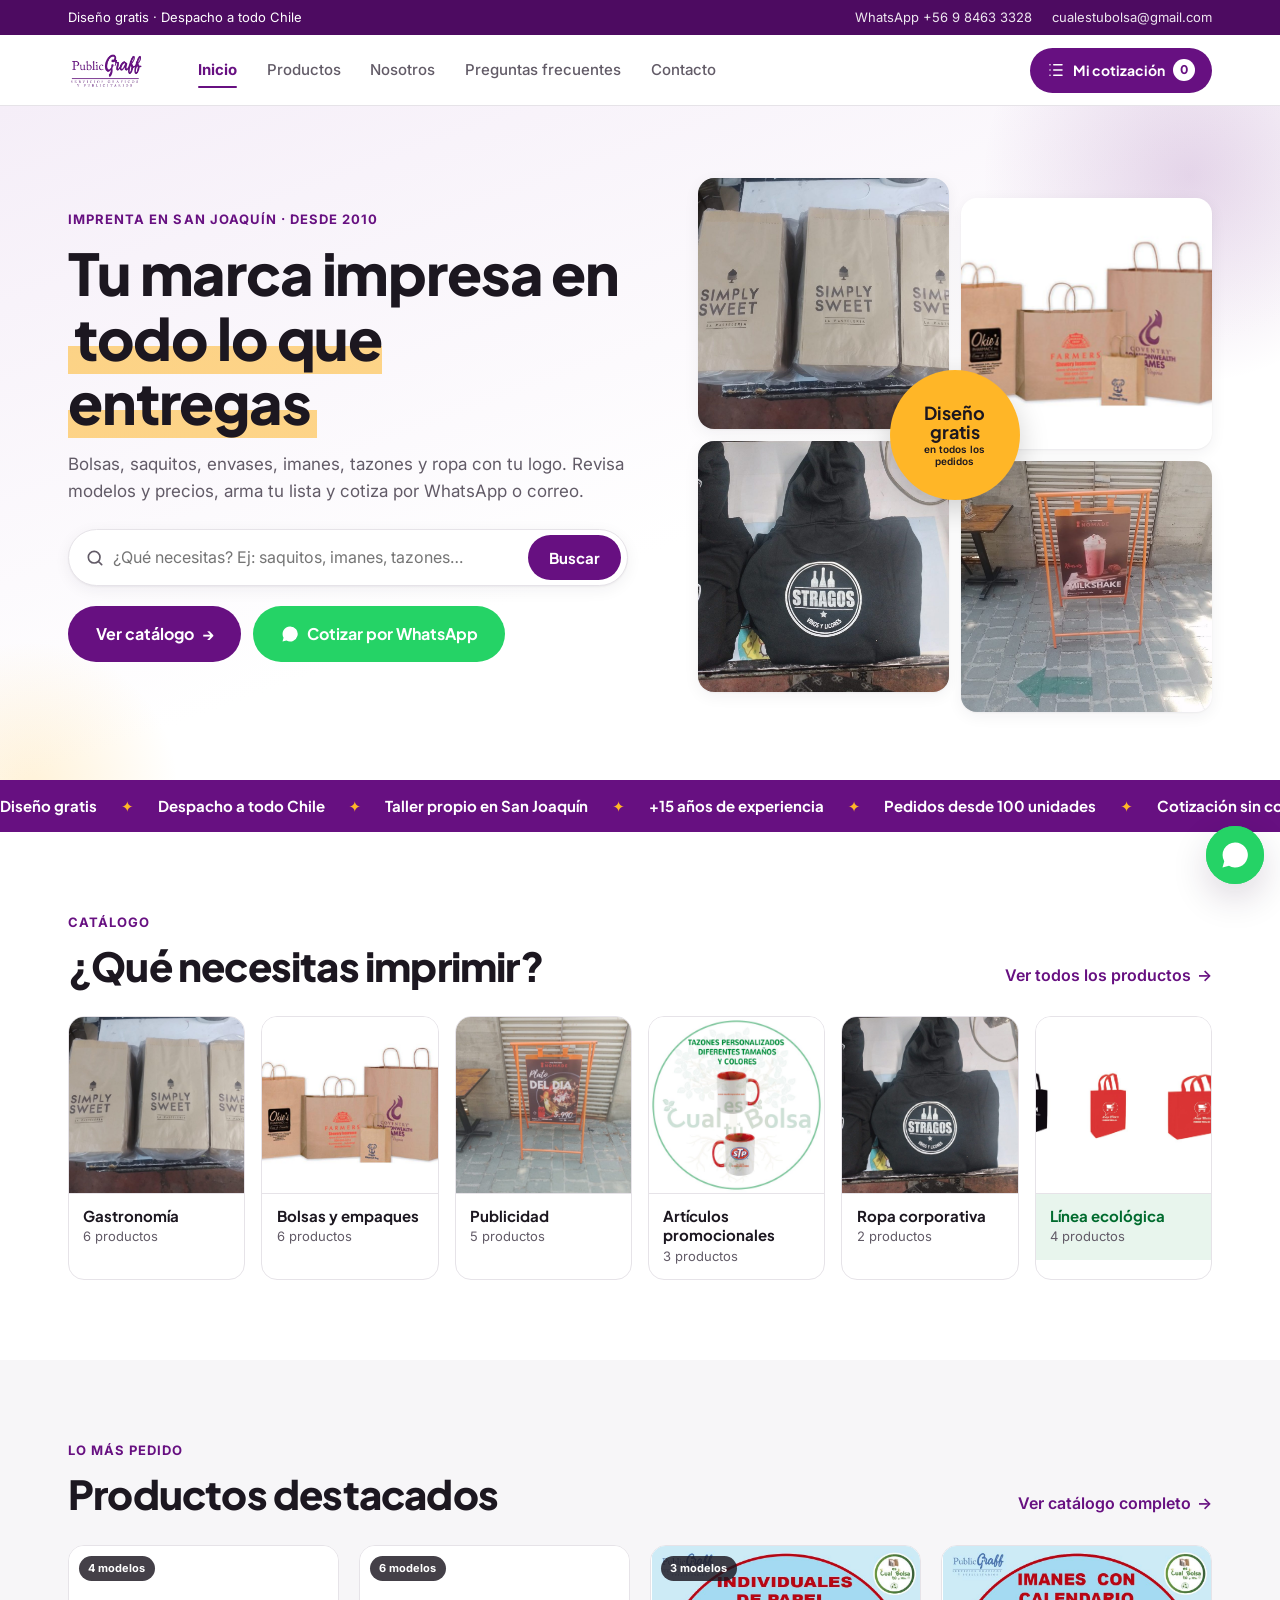
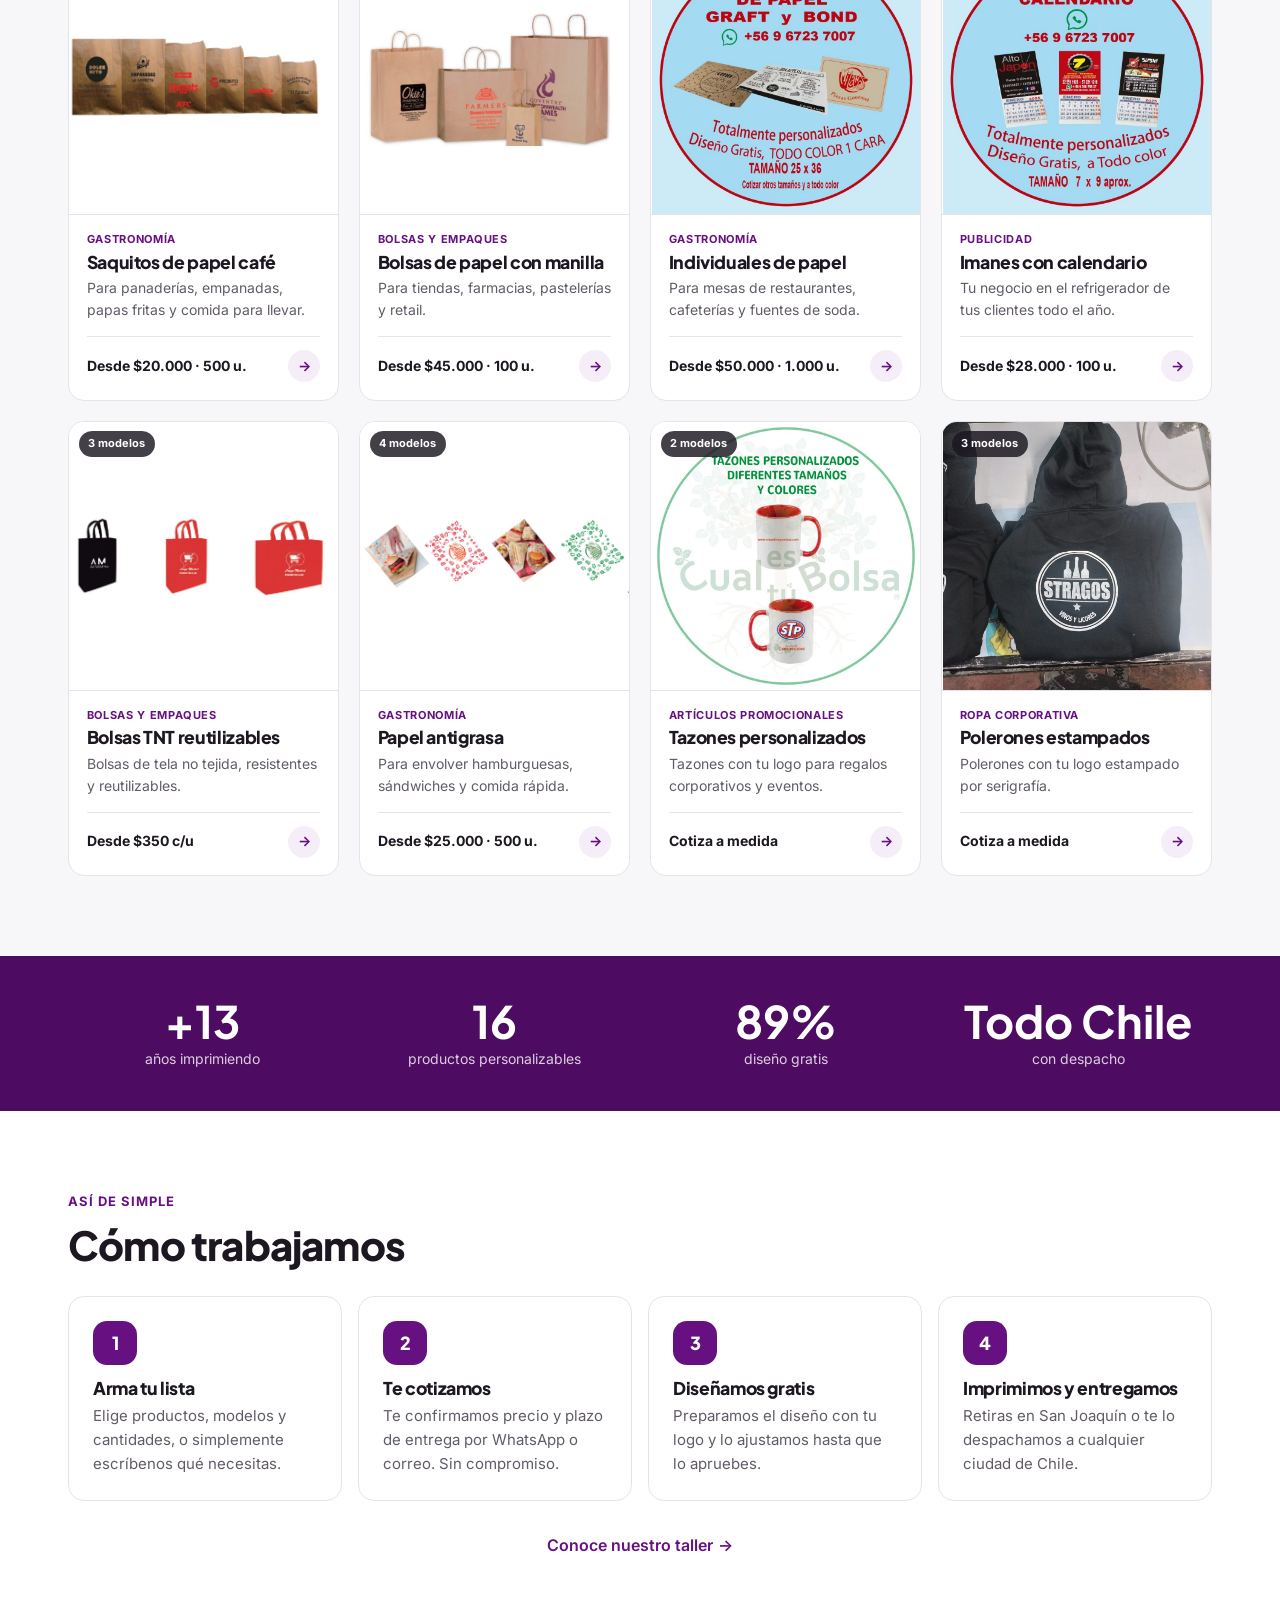
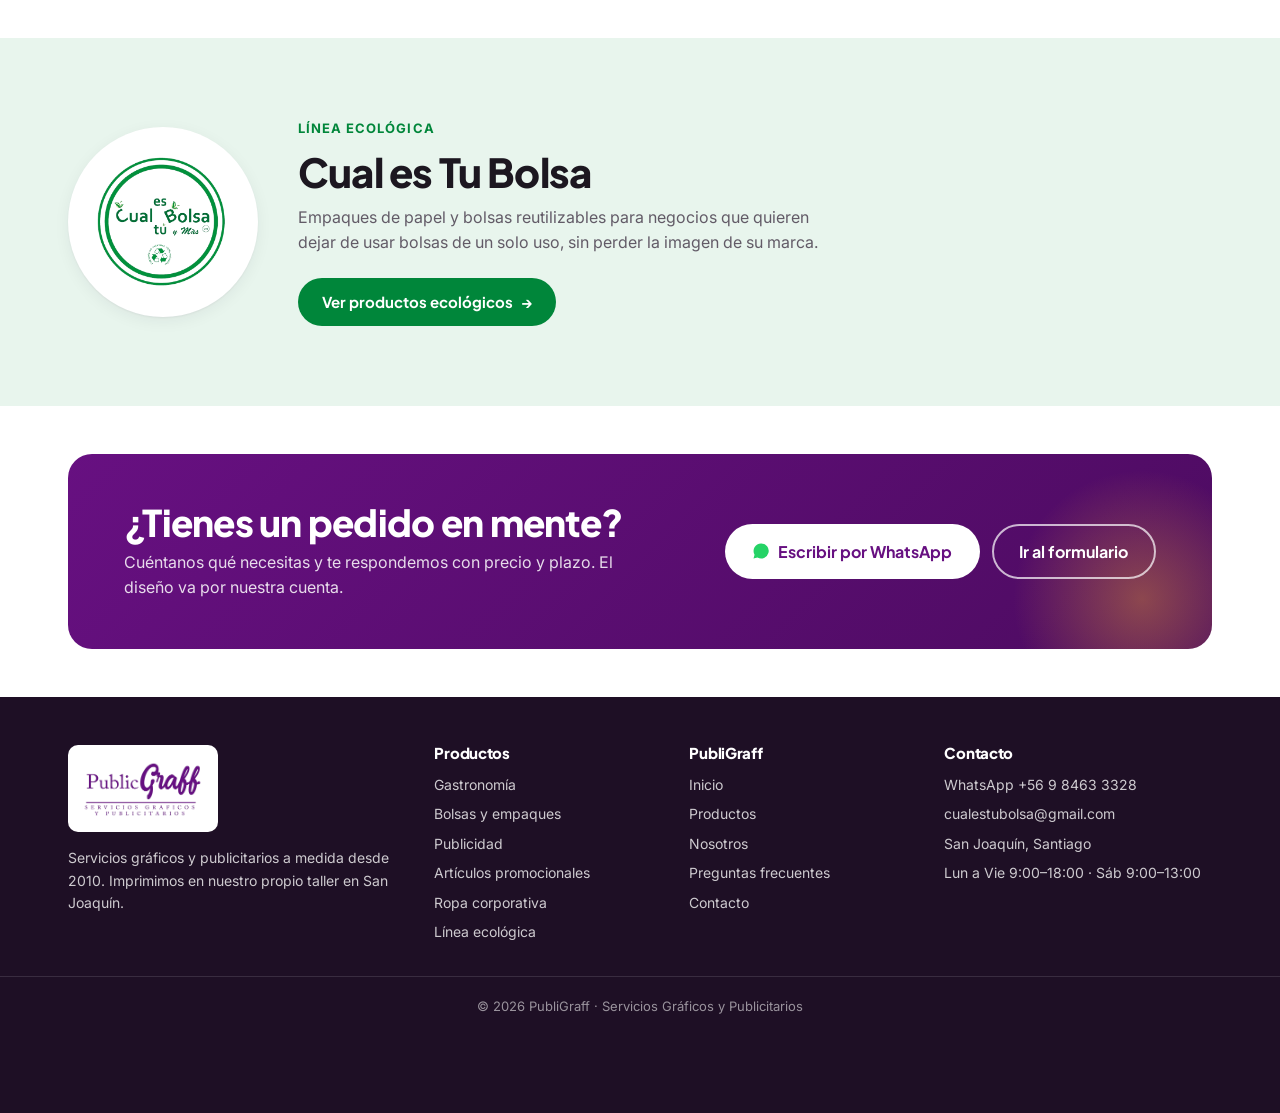
<file: index.html>
<!DOCTYPE html>
<html lang="es">
<head>
<meta charset="UTF-8">
<meta name="viewport" content="width=device-width, initial-scale=1.0">
<title>PubliGraff — Imprenta en San Joaquín · Bolsas, saquitos, imanes y más</title>
<meta name="description" content="Imprenta en San Joaquín, Santiago. Saquitos de papel, bolsas, individuales, papel antigrasa, imanes, stickers, tazones y ropa corporativa con tu logo. Diseño gratis y despacho a todo Chile.">
<meta property="og:type" content="website">
<meta property="og:title" content="PubliGraff — Impresos personalizados para tu negocio">
<meta property="og:description" content="Revisa modelos y precios y cotiza por WhatsApp o correo. Diseño gratis y despacho a todo Chile.">
<meta property="og:image" content="imagenes/productos/saquitos-modelos.jpg">
<meta property="og:locale" content="es_CL">
<link rel="preconnect" href="https://fonts.googleapis.com">
<link rel="preconnect" href="https://fonts.gstatic.com" crossorigin>
<link href="https://fonts.googleapis.com/css2?family=Inter:wght@400;500;600&family=Plus+Jakarta+Sans:wght@700;800&display=swap" rel="stylesheet">
<link rel="stylesheet" href="css/styles.css">
</head>
<body data-pagina="inicio">

<div data-header></div>

<main>

<!-- ══════════════════════════════════════ HERO -->
<section class="hero">
  <div class="hero__deco" aria-hidden="true"><span></span><span></span></div>
  <div class="contenedor hero__inner">
    <div class="hero__texto">
      <p class="eyebrow entra" style="--d:0">Imprenta en San Joaquín · Desde 2010</p>
      <h1 class="hero__titulo entra" style="--d:1">Tu marca impresa en <span class="resaltado">todo lo que entregas</span></h1>
      <p class="hero__desc entra" style="--d:2">
        Bolsas, saquitos, envases, imanes, tazones y ropa con tu logo.
        Revisa modelos y precios, arma tu lista y cotiza por WhatsApp o correo.
      </p>

      <form class="buscador entra" style="--d:3" role="search" action="productos.html" method="get">
        <label class="sr-only" for="buscar">¿Qué necesitas imprimir?</label>
        <svg viewBox="0 0 24 24" fill="none" stroke="currentColor" stroke-width="2" stroke-linecap="round" aria-hidden="true"><circle cx="11" cy="11" r="7"/><path d="m20 20-3.5-3.5"/></svg>
        <input id="buscar" name="q" type="search" placeholder="¿Qué necesitas? Ej: saquitos, imanes, tazones…" autocomplete="off">
        <button class="btn btn--marca" type="submit">Buscar</button>
      </form>

      <div class="hero__acciones entra" style="--d:4">
        <a class="btn btn--marca btn--grande" href="productos.html">Ver catálogo <span class="btn__flecha" aria-hidden="true">→</span></a>
        <a class="btn btn--wapp btn--grande" data-wapp href="#">
          <svg viewBox="0 0 24 24" fill="currentColor" aria-hidden="true"><path d="M17.5 14.4c-.3-.1-1.8-.9-2-1s-.5-.1-.7.1-.8 1-.9 1.2-.3.2-.6.1a8 8 0 0 1-2.4-1.5 9 9 0 0 1-1.6-2c-.2-.3 0-.5.1-.6l.5-.5.3-.5a.6.6 0 0 0 0-.5l-1-2.2c-.2-.6-.4-.5-.6-.5h-.6a1 1 0 0 0-.8.4A3.3 3.3 0 0 0 5.7 9c0 1.5 1 2.9 1.2 3.1s2.1 3.3 5.2 4.6c2.6 1 3.2.8 3.8.8s1.8-.7 2-1.5.3-1.4.2-1.5-.3-.2-.6-.4zM12 2a10 10 0 0 0-8.6 15L2 22l5.2-1.4A10 10 0 1 0 12 2z"/></svg>
          Cotizar por WhatsApp
        </a>
      </div>
    </div>

    <div class="hero__mosaico entra" style="--d:2" data-mosaico aria-hidden="true">
      <img src="imagenes/productos/saquitos-foto.jpg" alt="">
      <img src="imagenes/productos/bolsas-manilla-modelos.jpg" alt="">
      <img src="imagenes/productos/polerones-impresos-2.jpg" alt="">
      <img src="imagenes/productos/atril-4.jpg" alt="">
      <div class="hero__sello">
        <strong>Diseño<br>gratis</strong>
        <span>en todos los pedidos</span>
      </div>
    </div>
  </div>
</section>

<!-- ══════════════════════════════════════ FRANJA EN MOVIMIENTO -->
<div class="cinta" aria-label="Beneficios">
  <div class="cinta__pista">
    <span>Diseño gratis</span><span>Despacho a todo Chile</span><span>Taller propio en San Joaquín</span><span>+15 años de experiencia</span><span>Pedidos desde 100 unidades</span><span>Cotización sin compromiso</span>
    <span aria-hidden="true">Diseño gratis</span><span aria-hidden="true">Despacho a todo Chile</span><span aria-hidden="true">Taller propio en San Joaquín</span><span aria-hidden="true">+15 años de experiencia</span><span aria-hidden="true">Pedidos desde 100 unidades</span><span aria-hidden="true">Cotización sin compromiso</span>
  </div>
</div>

<!-- ══════════════════════════════════════ CATEGORÍAS -->
<section class="seccion" aria-labelledby="t-categorias">
  <div class="contenedor">
    <header class="seccion__head seccion__head--fila reveal">
      <div>
        <p class="eyebrow">Catálogo</p>
        <h2 class="seccion__titulo" id="t-categorias">¿Qué necesitas imprimir?</h2>
      </div>
      <a class="enlace-flecha" href="productos.html">Ver todos los productos <span aria-hidden="true">→</span></a>
    </header>
    <div class="grid-categorias" data-categorias></div>
  </div>
</section>

<!-- ══════════════════════════════════════ DESTACADOS -->
<section class="seccion seccion--gris" aria-labelledby="t-destacados">
  <div class="contenedor">
    <header class="seccion__head seccion__head--fila reveal">
      <div>
        <p class="eyebrow">Lo más pedido</p>
        <h2 class="seccion__titulo" id="t-destacados">Productos destacados</h2>
      </div>
      <a class="enlace-flecha" href="productos.html">Ver catálogo completo <span aria-hidden="true">→</span></a>
    </header>
    <div class="grid-productos" data-destacados></div>
  </div>
</section>

<!-- ══════════════════════════════════════ CIFRAS -->
<section class="cifras" aria-label="PubliGraff en números">
  <div class="contenedor cifras__inner">
    <div class="cifra reveal"><strong data-contar="15" data-prefijo="+">+15</strong><span>años imprimiendo</span></div>
    <div class="cifra reveal"><strong data-contar-productos>18</strong><span>productos personalizables</span></div>
    <div class="cifra reveal"><strong data-contar="100" data-sufijo="%">100%</strong><span>diseño gratis</span></div>
    <div class="cifra reveal"><strong>Todo Chile</strong><span>con despacho</span></div>
  </div>
</section>

<!-- ══════════════════════════════════════ CÓMO TRABAJAMOS -->
<section class="seccion" aria-labelledby="t-proceso">
  <div class="contenedor">
    <header class="seccion__head reveal">
      <p class="eyebrow">Así de simple</p>
      <h2 class="seccion__titulo" id="t-proceso">Cómo trabajamos</h2>
    </header>
    <ol class="pasos">
      <li class="paso reveal">
        <span class="paso__num">1</span>
        <h3 class="paso__titulo">Arma tu lista</h3>
        <p>Elige productos, modelos y cantidades, o simplemente escríbenos qué necesitas.</p>
      </li>
      <li class="paso reveal">
        <span class="paso__num">2</span>
        <h3 class="paso__titulo">Te cotizamos</h3>
        <p>Te confirmamos precio y plazo de entrega por WhatsApp o correo. Sin compromiso.</p>
      </li>
      <li class="paso reveal">
        <span class="paso__num">3</span>
        <h3 class="paso__titulo">Diseñamos gratis</h3>
        <p>Preparamos el diseño con tu logo y lo ajustamos hasta que lo apruebes.</p>
      </li>
      <li class="paso reveal">
        <span class="paso__num">4</span>
        <h3 class="paso__titulo">Imprimimos y entregamos</h3>
        <p>Retiras en San Joaquín o te lo despachamos a cualquier ciudad de Chile.</p>
      </li>
    </ol>
    <p class="centro reveal"><a class="enlace-flecha" href="nosotros.html">Conoce nuestro taller <span aria-hidden="true">→</span></a></p>
  </div>
</section>

<!-- ══════════════════════════════════════ LÍNEA ECOLÓGICA -->
<section class="seccion seccion--eco" aria-labelledby="t-eco">
  <div class="contenedor ecologica">
    <img class="ecologica__logo reveal" src="imagenes/logos/logo-cualestubolsa.png" alt="Logo de Cual es Tu Bolsa, línea ecológica de PubliGraff" width="525" height="475">
    <div class="reveal">
      <p class="eyebrow">Línea ecológica</p>
      <h2 class="seccion__titulo" id="t-eco">Cual es Tu Bolsa</h2>
      <p class="ecologica__desc">Empaques de papel y bolsas reutilizables para negocios que quieren dejar de usar bolsas de un solo uso, sin perder la imagen de su marca.</p>
      <a class="btn btn--marca" href="productos.html?cat=ecologico">Ver productos ecológicos <span class="btn__flecha" aria-hidden="true">→</span></a>
    </div>
  </div>
</section>

<!-- ══════════════════════════════════════ LLAMADO FINAL -->
<section class="llamado">
  <div class="contenedor llamado__inner reveal">
    <div>
      <h2>¿Tienes un pedido en mente?</h2>
      <p>Cuéntanos qué necesitas y te respondemos con precio y plazo. El diseño va por nuestra cuenta.</p>
    </div>
    <div class="llamado__acciones">
      <a class="btn btn--blanco btn--grande" data-wapp href="#">
        <svg viewBox="0 0 24 24" fill="currentColor" aria-hidden="true"><path d="M17.5 14.4c-.3-.1-1.8-.9-2-1s-.5-.1-.7.1-.8 1-.9 1.2-.3.2-.6.1a8 8 0 0 1-2.4-1.5 9 9 0 0 1-1.6-2c-.2-.3 0-.5.1-.6l.5-.5.3-.5a.6.6 0 0 0 0-.5l-1-2.2c-.2-.6-.4-.5-.6-.5h-.6a1 1 0 0 0-.8.4A3.3 3.3 0 0 0 5.7 9c0 1.5 1 2.9 1.2 3.1s2.1 3.3 5.2 4.6c2.6 1 3.2.8 3.8.8s1.8-.7 2-1.5.3-1.4.2-1.5-.3-.2-.6-.4zM12 2a10 10 0 0 0-8.6 15L2 22l5.2-1.4A10 10 0 1 0 12 2z"/></svg>
        Escribir por WhatsApp
      </a>
      <a class="btn btn--borde-blanco btn--grande" href="contacto.html">Ir al formulario</a>
    </div>
  </div>
</section>

</main>

<div data-footer></div>

<script src="js/datos.js"></script>
<script src="js/main.js"></script>
</body>
</html>
</file>
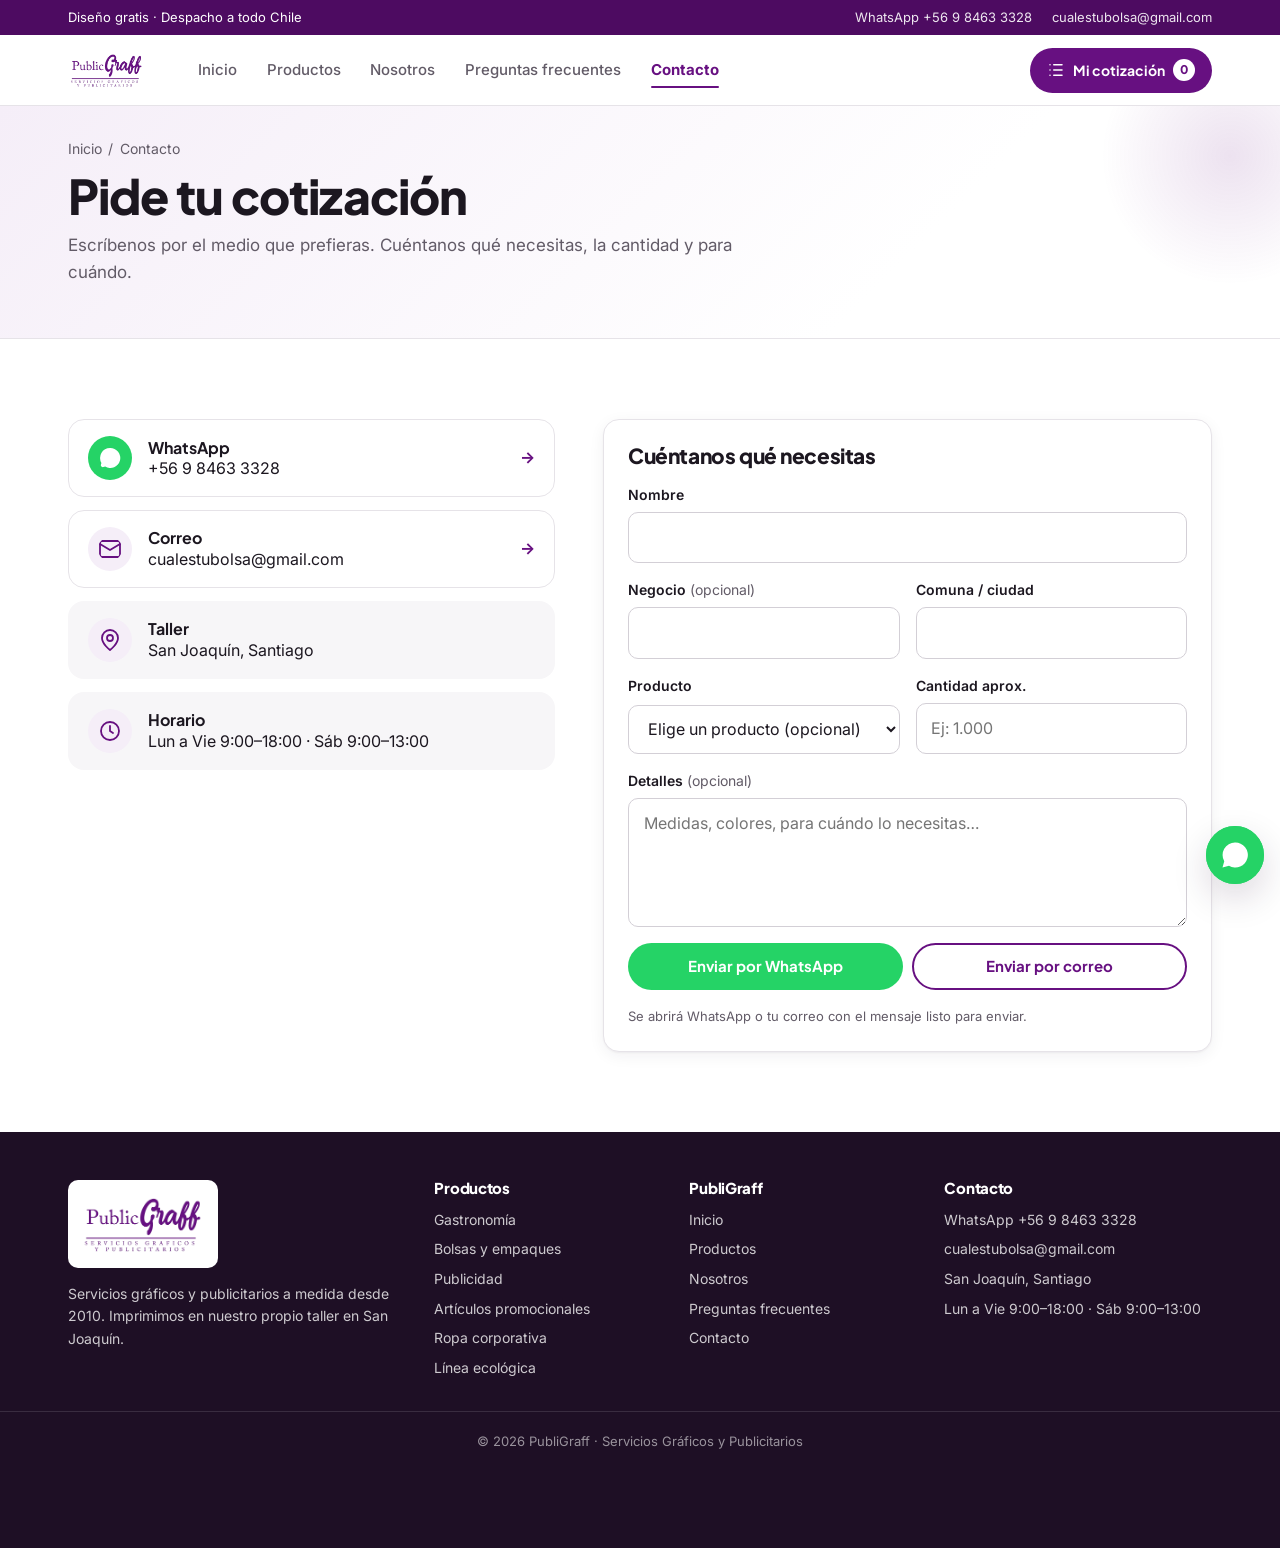
<file: contacto.html>
<!DOCTYPE html>
<html lang="es">
<head>
<meta charset="UTF-8">
<meta name="viewport" content="width=device-width, initial-scale=1.0">
<title>Contacto — PubliGraff</title>
<meta name="description" content="Cotiza con PubliGraff por WhatsApp o correo. Imprenta en San Joaquín, Santiago, con despacho a todo Chile.">
<link rel="preconnect" href="https://fonts.googleapis.com">
<link rel="preconnect" href="https://fonts.gstatic.com" crossorigin>
<link href="https://fonts.googleapis.com/css2?family=Inter:wght@400;500;600&family=Plus+Jakarta+Sans:wght@700;800&display=swap" rel="stylesheet">
<link rel="stylesheet" href="css/styles.css">
</head>
<body data-pagina="contacto">

<div data-header></div>

<main>
  <section class="cabecera">
    <div class="contenedor">
      <nav class="migas" aria-label="Ruta">
        <a href="index.html">Inicio</a><span aria-hidden="true">/</span><span>Contacto</span>
      </nav>
      <h1 class="cabecera__titulo entra">Pide tu cotización</h1>
      <p class="cabecera__desc entra" style="--d:1">Escríbenos por el medio que prefieras. Cuéntanos qué necesitas, la cantidad y para cuándo.</p>
    </div>
  </section>

  <section class="seccion">
    <div class="contenedor contacto">
      <div class="contacto__info">
        <a class="canal canal--wapp reveal" data-wapp href="#">
          <svg viewBox="0 0 24 24" fill="currentColor" aria-hidden="true"><path d="M17.5 14.4c-.3-.1-1.8-.9-2-1s-.5-.1-.7.1-.8 1-.9 1.2-.3.2-.6.1a8 8 0 0 1-2.4-1.5 9 9 0 0 1-1.6-2c-.2-.3 0-.5.1-.6l.5-.5.3-.5a.6.6 0 0 0 0-.5l-1-2.2c-.2-.6-.4-.5-.6-.5h-.6a1 1 0 0 0-.8.4A3.3 3.3 0 0 0 5.7 9c0 1.5 1 2.9 1.2 3.1s2.1 3.3 5.2 4.6c2.6 1 3.2.8 3.8.8s1.8-.7 2-1.5.3-1.4.2-1.5-.3-.2-.6-.4zM12 2a10 10 0 0 0-8.6 15L2 22l5.2-1.4A10 10 0 1 0 12 2z"/></svg>
          <span><strong>WhatsApp</strong><span data-dato="whatsappVisible"></span></span>
          <span class="canal__flecha" aria-hidden="true">→</span>
        </a>
        <a class="canal reveal" data-mail href="#">
          <svg viewBox="0 0 24 24" fill="none" stroke="currentColor" stroke-width="1.8" stroke-linecap="round" stroke-linejoin="round" aria-hidden="true"><rect x="2" y="4" width="20" height="16" rx="2"/><path d="m2 7 10 6 10-6"/></svg>
          <span><strong>Correo</strong><span data-dato="correo"></span></span>
          <span class="canal__flecha" aria-hidden="true">→</span>
        </a>
        <div class="canal canal--info reveal">
          <svg viewBox="0 0 24 24" fill="none" stroke="currentColor" stroke-width="1.8" stroke-linecap="round" stroke-linejoin="round" aria-hidden="true"><path d="M20 10c0 6-8 12-8 12s-8-6-8-12a8 8 0 0 1 16 0z"/><circle cx="12" cy="10" r="3"/></svg>
          <span><strong>Taller</strong><span data-dato="direccion"></span></span>
        </div>
        <div class="canal canal--info reveal">
          <svg viewBox="0 0 24 24" fill="none" stroke="currentColor" stroke-width="1.8" stroke-linecap="round" stroke-linejoin="round" aria-hidden="true"><circle cx="12" cy="12" r="9"/><path d="M12 7v5l3 2"/></svg>
          <span><strong>Horario</strong><span data-dato="horario"></span></span>
        </div>
      </div>

      <form class="formulario reveal" data-formulario novalidate>
        <h2 class="formulario__titulo">Cuéntanos qué necesitas</h2>
        <div class="campo">
          <label for="f-nombre">Nombre</label>
          <input id="f-nombre" name="nombre" type="text" autocomplete="name" required>
        </div>
        <div class="campo-fila">
          <div class="campo">
            <label for="f-negocio">Negocio <span class="opcional">(opcional)</span></label>
            <input id="f-negocio" name="negocio" type="text" autocomplete="organization">
          </div>
          <div class="campo">
            <label for="f-comuna">Comuna / ciudad</label>
            <input id="f-comuna" name="comuna" type="text" autocomplete="address-level2">
          </div>
        </div>
        <div class="campo-fila">
          <div class="campo">
            <label for="f-producto">Producto</label>
            <select id="f-producto" name="producto" data-select-productos></select>
          </div>
          <div class="campo">
            <label for="f-cantidad">Cantidad aprox.</label>
            <input id="f-cantidad" name="cantidad" type="text" inputmode="numeric" placeholder="Ej: 1.000">
          </div>
        </div>
        <div class="campo">
          <label for="f-mensaje">Detalles <span class="opcional">(opcional)</span></label>
          <textarea id="f-mensaje" name="mensaje" rows="4" placeholder="Medidas, colores, para cuándo lo necesitas…"></textarea>
        </div>
        <p class="formulario__error" data-error hidden>Escribe tu nombre para continuar.</p>
        <div class="formulario__acciones">
          <button type="submit" class="btn btn--wapp" data-via="whatsapp">Enviar por WhatsApp</button>
          <button type="submit" class="btn btn--outline" data-via="correo">Enviar por correo</button>
        </div>
        <p class="formulario__nota">Se abrirá WhatsApp o tu correo con el mensaje listo para enviar.</p>
      </form>
    </div>
  </section>
</main>

<div data-footer></div>

<script src="js/datos.js"></script>
<script src="js/main.js"></script>
</body>
</html>
</file>
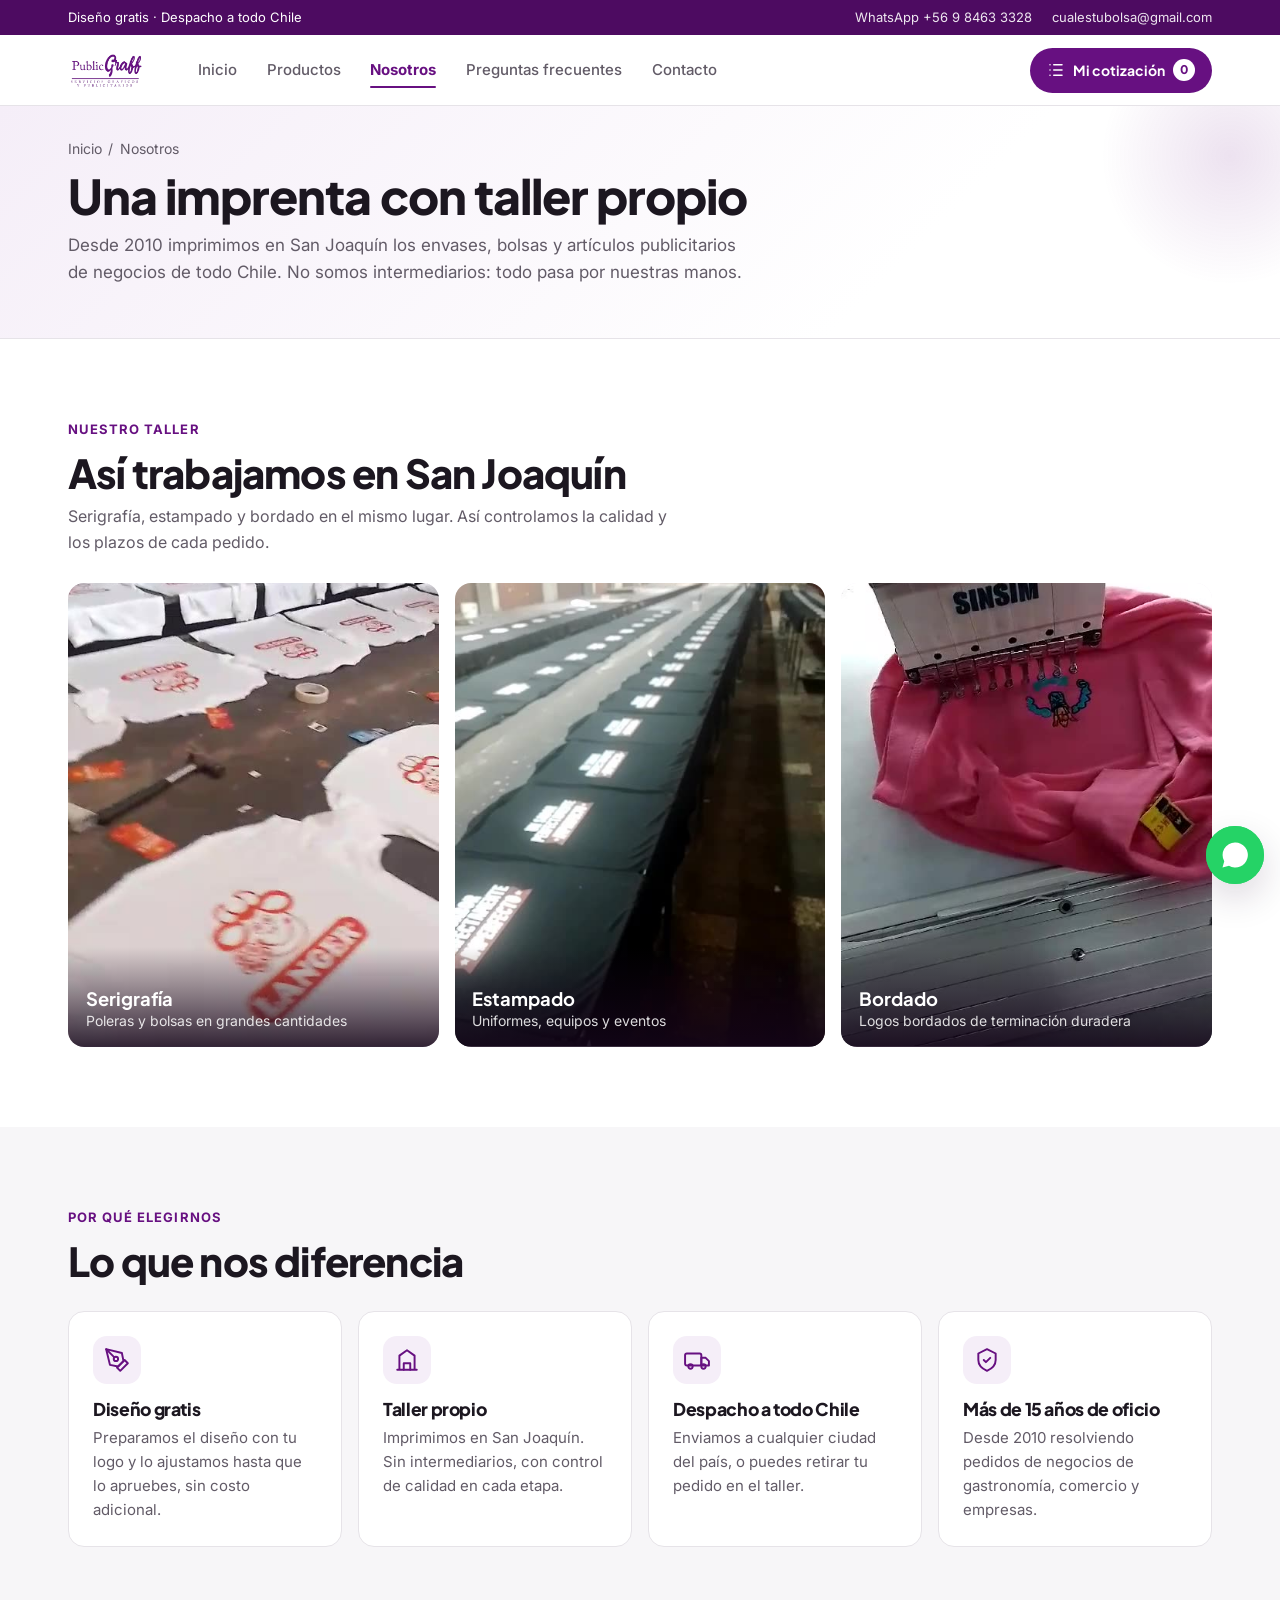
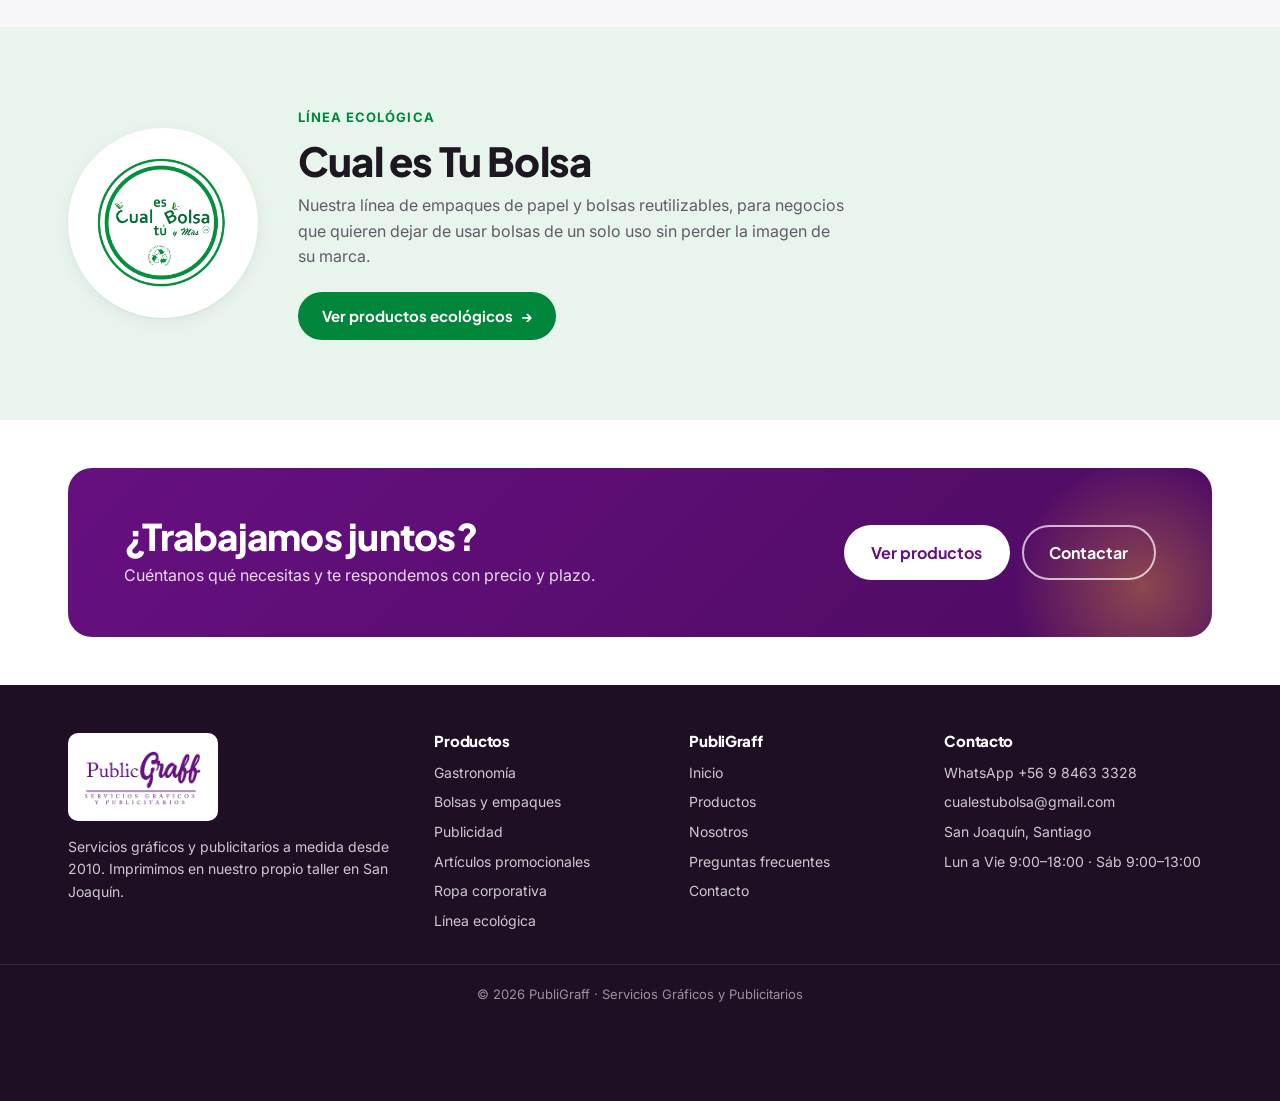
<file: nosotros.html>
<!DOCTYPE html>
<html lang="es">
<head>
<meta charset="UTF-8">
<meta name="viewport" content="width=device-width, initial-scale=1.0">
<title>Nosotros — PubliGraff</title>
<meta name="description" content="PubliGraff es una imprenta con taller propio en San Joaquín, Santiago. Más de 15 años imprimiendo serigrafía, estampado y bordado para negocios de todo Chile.">
<link rel="preconnect" href="https://fonts.googleapis.com">
<link rel="preconnect" href="https://fonts.gstatic.com" crossorigin>
<link href="https://fonts.googleapis.com/css2?family=Inter:wght@400;500;600&family=Plus+Jakarta+Sans:wght@700;800&display=swap" rel="stylesheet">
<link rel="stylesheet" href="css/styles.css">
</head>
<body data-pagina="nosotros">

<div data-header></div>

<main>
  <section class="cabecera">
    <div class="contenedor">
      <nav class="migas" aria-label="Ruta">
        <a href="index.html">Inicio</a><span aria-hidden="true">/</span><span>Nosotros</span>
      </nav>
      <h1 class="cabecera__titulo entra">Una imprenta con taller propio</h1>
      <p class="cabecera__desc entra" style="--d:1">Desde 2010 imprimimos en San Joaquín los envases, bolsas y artículos publicitarios de negocios de todo Chile. No somos intermediarios: todo pasa por nuestras manos.</p>
    </div>
  </section>

  <!-- ══════════════════════════════════════ TALLER -->
  <section class="seccion" aria-labelledby="t-taller">
    <div class="contenedor">
      <header class="seccion__head reveal">
        <p class="eyebrow">Nuestro taller</p>
        <h2 class="seccion__titulo" id="t-taller">Así trabajamos en San Joaquín</h2>
        <p class="seccion__sub">Serigrafía, estampado y bordado en el mismo lugar. Así controlamos la calidad y los plazos de cada pedido.</p>
      </header>
      <div class="videos-taller">
        <figure class="reveal">
          <video src="videos/impresion-serigrafica.mp4" poster="imagenes/videos/impresion-serigrafica.jpg" muted loop playsinline preload="none" aria-label="Poleras recién estampadas por serigrafía en el taller"></video>
          <figcaption><strong>Serigrafía</strong><span>Poleras y bolsas en grandes cantidades</span></figcaption>
        </figure>
        <figure class="reveal">
          <video src="videos/taller-impresion-2.mp4" poster="imagenes/videos/taller-impresion-2.jpg" muted loop playsinline preload="none" aria-label="Poleras negras estampadas secándose en el taller"></video>
          <figcaption><strong>Estampado</strong><span>Uniformes, equipos y eventos</span></figcaption>
        </figure>
        <figure class="reveal">
          <video src="videos/taller-impresion-3.mp4" poster="imagenes/videos/taller-impresion-3.jpg" muted loop playsinline preload="none" aria-label="Máquina bordadora trabajando un logo en poleras"></video>
          <figcaption><strong>Bordado</strong><span>Logos bordados de terminación duradera</span></figcaption>
        </figure>
      </div>
    </div>
  </section>

  <!-- ══════════════════════════════════════ POR QUÉ ELEGIRNOS -->
  <section class="seccion seccion--gris" aria-labelledby="t-porque">
    <div class="contenedor">
      <header class="seccion__head reveal">
        <p class="eyebrow">Por qué elegirnos</p>
        <h2 class="seccion__titulo" id="t-porque">Lo que nos diferencia</h2>
      </header>
      <div class="ventajas">
        <article class="ventaja reveal">
          <svg viewBox="0 0 24 24" fill="none" stroke="currentColor" stroke-width="1.8" stroke-linecap="round" stroke-linejoin="round" aria-hidden="true"><path d="M12 19l7-7 3 3-7 7-3-3z"/><path d="M18 13l-1.5-7.5L2 2l3.5 14.5L13 18l5-5z"/><path d="M2 2l7.6 7.6"/><circle cx="11" cy="11" r="2"/></svg>
          <h3>Diseño gratis</h3>
          <p>Preparamos el diseño con tu logo y lo ajustamos hasta que lo apruebes, sin costo adicional.</p>
        </article>
        <article class="ventaja reveal">
          <svg viewBox="0 0 24 24" fill="none" stroke="currentColor" stroke-width="1.8" stroke-linecap="round" stroke-linejoin="round" aria-hidden="true"><path d="M3 21h18M5 21V8l7-5 7 5v13"/><path d="M9 21v-6h6v6"/></svg>
          <h3>Taller propio</h3>
          <p>Imprimimos en San Joaquín. Sin intermediarios, con control de calidad en cada etapa.</p>
        </article>
        <article class="ventaja reveal">
          <svg viewBox="0 0 24 24" fill="none" stroke="currentColor" stroke-width="1.8" stroke-linecap="round" stroke-linejoin="round" aria-hidden="true"><rect x="1" y="6" width="15" height="11" rx="1.5"/><path d="M16 10h4l3 3v4h-7z"/><circle cx="6" cy="18" r="2"/><circle cx="18" cy="18" r="2"/></svg>
          <h3>Despacho a todo Chile</h3>
          <p>Enviamos a cualquier ciudad del país, o puedes retirar tu pedido en el taller.</p>
        </article>
        <article class="ventaja reveal">
          <svg viewBox="0 0 24 24" fill="none" stroke="currentColor" stroke-width="1.8" stroke-linecap="round" stroke-linejoin="round" aria-hidden="true"><path d="M12 2l8 4v6c0 5-3.5 8-8 10-4.5-2-8-5-8-10V6z"/><path d="M9 12l2 2 4-4"/></svg>
          <h3>Más de 15 años de oficio</h3>
          <p>Desde 2010 resolviendo pedidos de negocios de gastronomía, comercio y empresas.</p>
        </article>
      </div>
    </div>
  </section>

  <!-- ══════════════════════════════════════ LÍNEA ECOLÓGICA -->
  <section class="seccion seccion--eco" aria-labelledby="t-eco">
    <div class="contenedor ecologica">
      <img class="ecologica__logo reveal" src="imagenes/logos/logo-cualestubolsa.png" alt="Logo de Cual es Tu Bolsa, línea ecológica de PubliGraff" width="525" height="475">
      <div class="reveal">
        <p class="eyebrow">Línea ecológica</p>
        <h2 class="seccion__titulo" id="t-eco">Cual es Tu Bolsa</h2>
        <p class="ecologica__desc">Nuestra línea de empaques de papel y bolsas reutilizables, para negocios que quieren dejar de usar bolsas de un solo uso sin perder la imagen de su marca.</p>
        <a class="btn btn--marca" href="productos.html?cat=ecologico">Ver productos ecológicos <span class="btn__flecha" aria-hidden="true">→</span></a>
      </div>
    </div>
  </section>

  <section class="llamado">
    <div class="contenedor llamado__inner reveal">
      <div>
        <h2>¿Trabajamos juntos?</h2>
        <p>Cuéntanos qué necesitas y te respondemos con precio y plazo.</p>
      </div>
      <div class="llamado__acciones">
        <a class="btn btn--blanco btn--grande" href="productos.html">Ver productos</a>
        <a class="btn btn--borde-blanco btn--grande" href="contacto.html">Contactar</a>
      </div>
    </div>
  </section>
</main>

<div data-footer></div>

<script src="js/datos.js"></script>
<script src="js/main.js"></script>
</body>
</html>
</file>
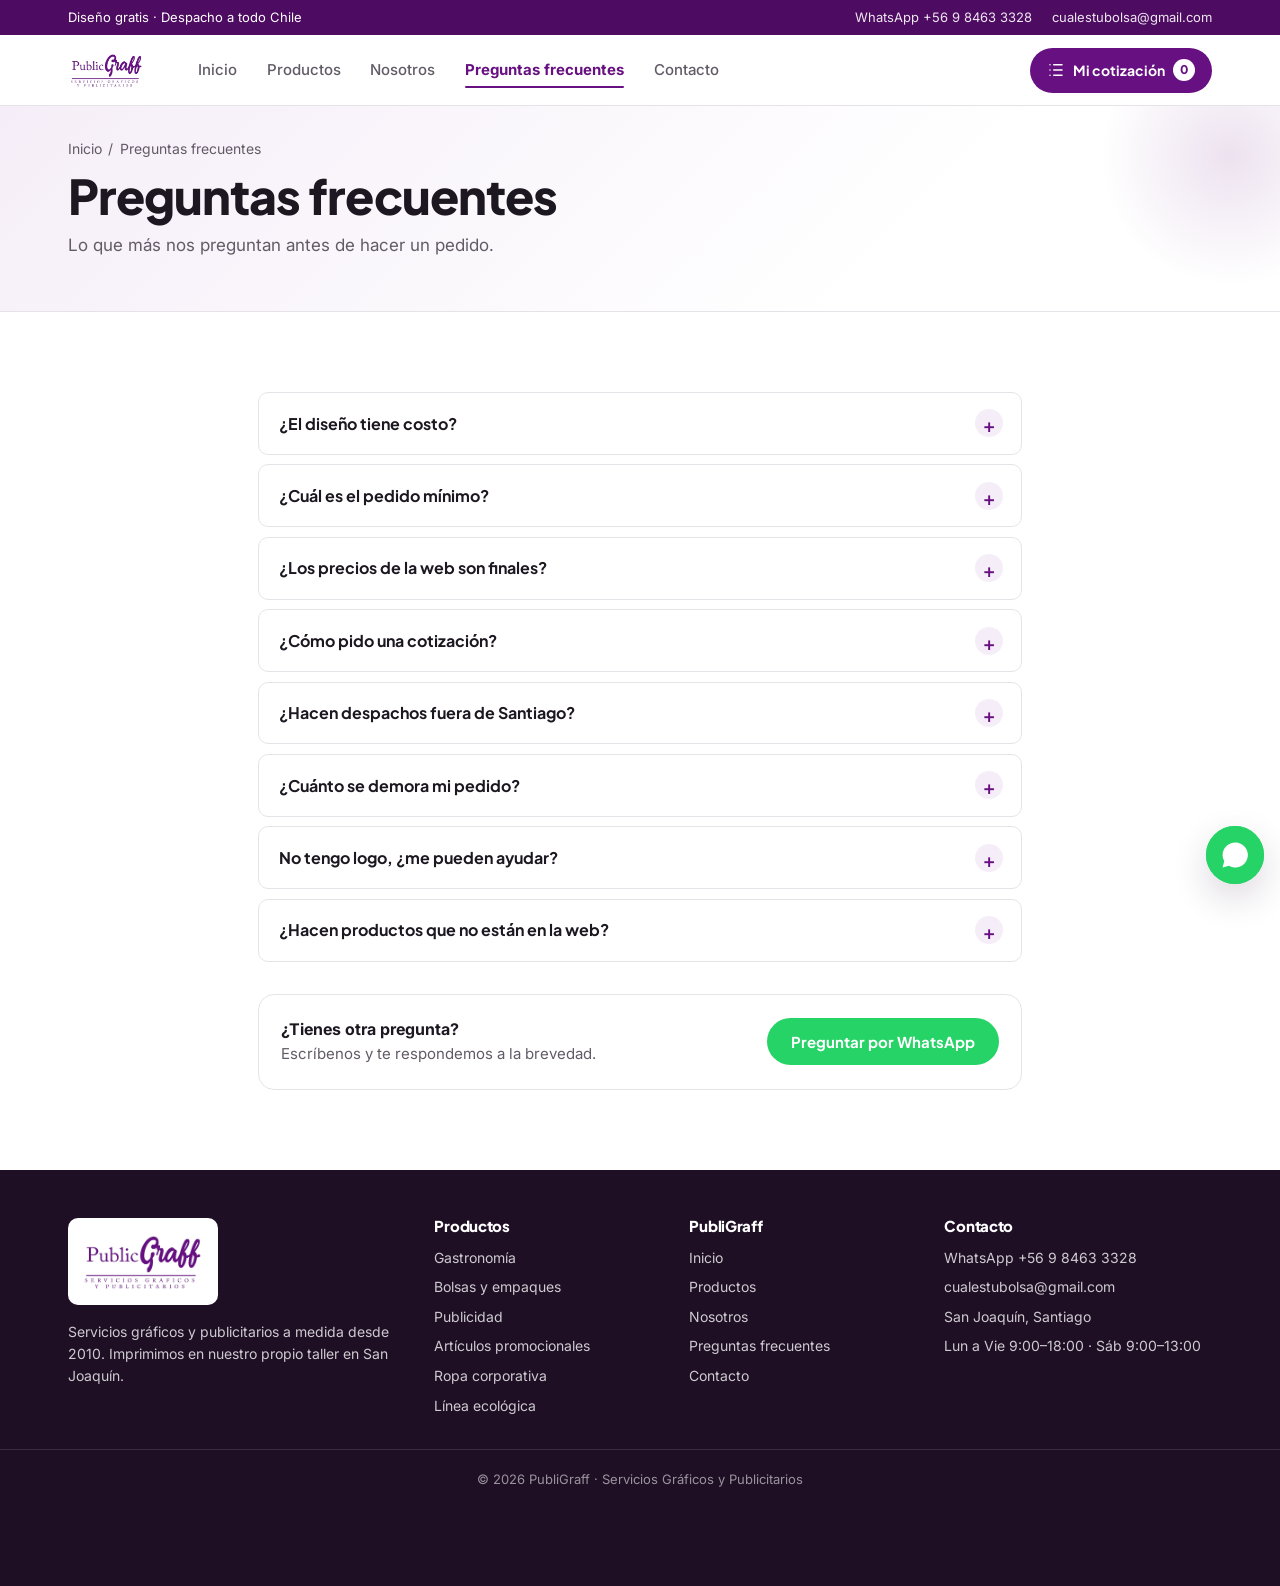
<file: preguntas.html>
<!DOCTYPE html>
<html lang="es">
<head>
<meta charset="UTF-8">
<meta name="viewport" content="width=device-width, initial-scale=1.0">
<title>Preguntas frecuentes — PubliGraff</title>
<meta name="description" content="Preguntas frecuentes sobre pedidos, diseño, precios y despachos en PubliGraff, imprenta en San Joaquín.">
<link rel="preconnect" href="https://fonts.googleapis.com">
<link rel="preconnect" href="https://fonts.gstatic.com" crossorigin>
<link href="https://fonts.googleapis.com/css2?family=Inter:wght@400;500;600&family=Plus+Jakarta+Sans:wght@700;800&display=swap" rel="stylesheet">
<link rel="stylesheet" href="css/styles.css">
</head>
<body data-pagina="preguntas">

<div data-header></div>

<main>
  <section class="cabecera">
    <div class="contenedor">
      <nav class="migas" aria-label="Ruta">
        <a href="index.html">Inicio</a><span aria-hidden="true">/</span><span>Preguntas frecuentes</span>
      </nav>
      <h1 class="cabecera__titulo entra">Preguntas frecuentes</h1>
      <p class="cabecera__desc entra" style="--d:1">Lo que más nos preguntan antes de hacer un pedido.</p>
    </div>
  </section>

  <section class="seccion">
    <div class="contenedor contenedor--angosto">
      <div class="faq">
        <details class="reveal">
          <summary>¿El diseño tiene costo?</summary>
          <p>No. Preparamos el diseño con tu logo sin costo y lo ajustamos hasta que lo apruebes antes de imprimir.</p>
        </details>
        <details class="reveal">
          <summary>¿Cuál es el pedido mínimo?</summary>
          <p>Depende del producto: las bolsas con manilla, bolsas TNT e imanes parten en 100 unidades; los saquitos y el papel antigrasa en 500; los individuales en 1.000. En cada producto verás las cantidades disponibles.</p>
        </details>
        <details class="reveal">
          <summary>¿Los precios de la web son finales?</summary>
          <p data-dato="notaPrecios"></p>
        </details>
        <details class="reveal">
          <summary>¿Cómo pido una cotización?</summary>
          <p>Entra a un producto, elige el modelo y la cantidad y presiona «Agregar a mi cotización». Cuando termines, abre «Mi cotización» y envíala por WhatsApp o correo. También puedes escribirnos directamente.</p>
        </details>
        <details class="reveal">
          <summary>¿Hacen despachos fuera de Santiago?</summary>
          <p>Sí, despachamos a todo Chile. También puedes retirar tu pedido en San Joaquín.</p>
        </details>
        <details class="reveal">
          <summary>¿Cuánto se demora mi pedido?</summary>
          <p>Depende del producto y de la cantidad. Te indicamos el plazo exacto junto con la cotización.</p>
        </details>
        <details class="reveal">
          <summary>No tengo logo, ¿me pueden ayudar?</summary>
          <p>Sí. Cuéntanos el nombre de tu negocio y lo que vendes, y te proponemos un diseño simple para tus impresos.</p>
        </details>
        <details class="reveal">
          <summary>¿Hacen productos que no están en la web?</summary>
          <p>Probablemente sí. Si se puede imprimir, escríbenos con tu idea y te cotizamos.</p>
        </details>
      </div>

      <div class="aviso-medida reveal">
        <div>
          <strong>¿Tienes otra pregunta?</strong>
          <p>Escríbenos y te respondemos a la brevedad.</p>
        </div>
        <a class="btn btn--wapp" data-wapp data-texto="Hola, tengo una consulta: " href="#">Preguntar por WhatsApp</a>
      </div>
    </div>
  </section>
</main>

<div data-footer></div>

<script src="js/datos.js"></script>
<script src="js/main.js"></script>
</body>
</html>
</file>
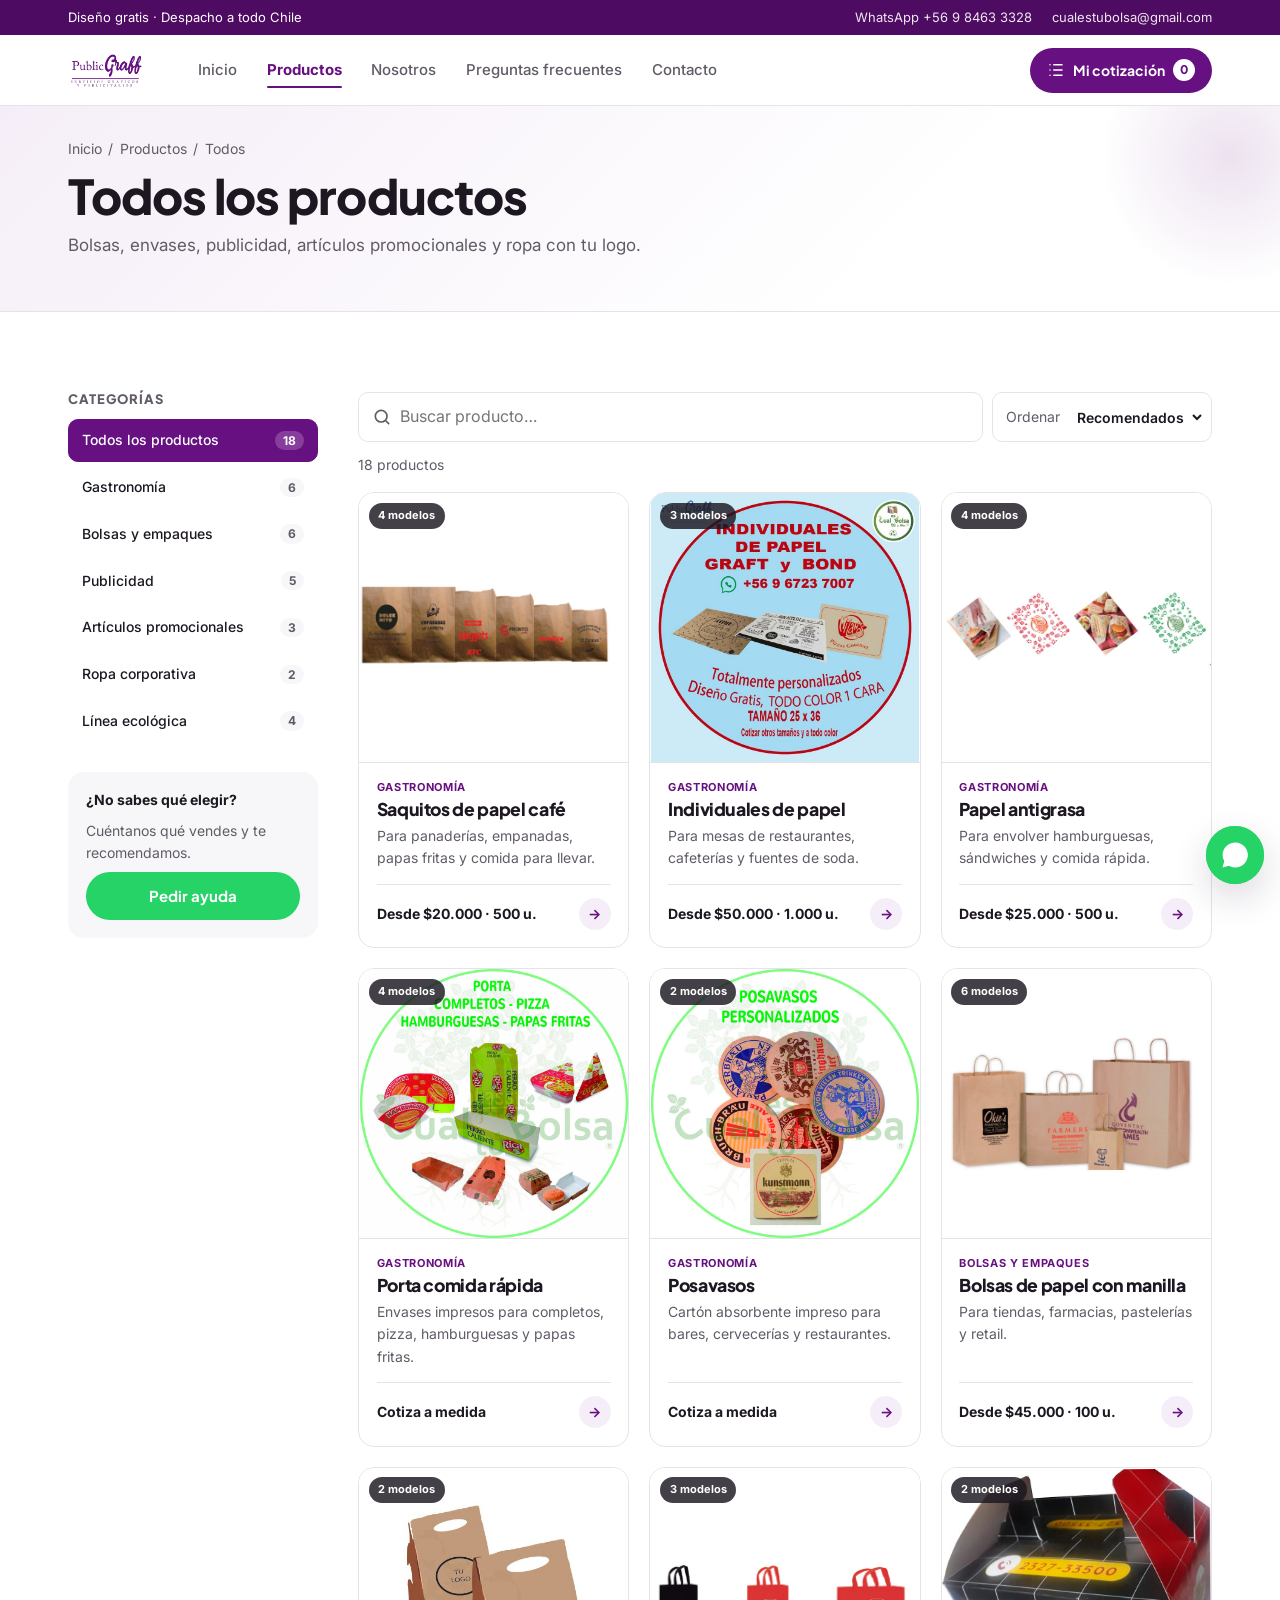
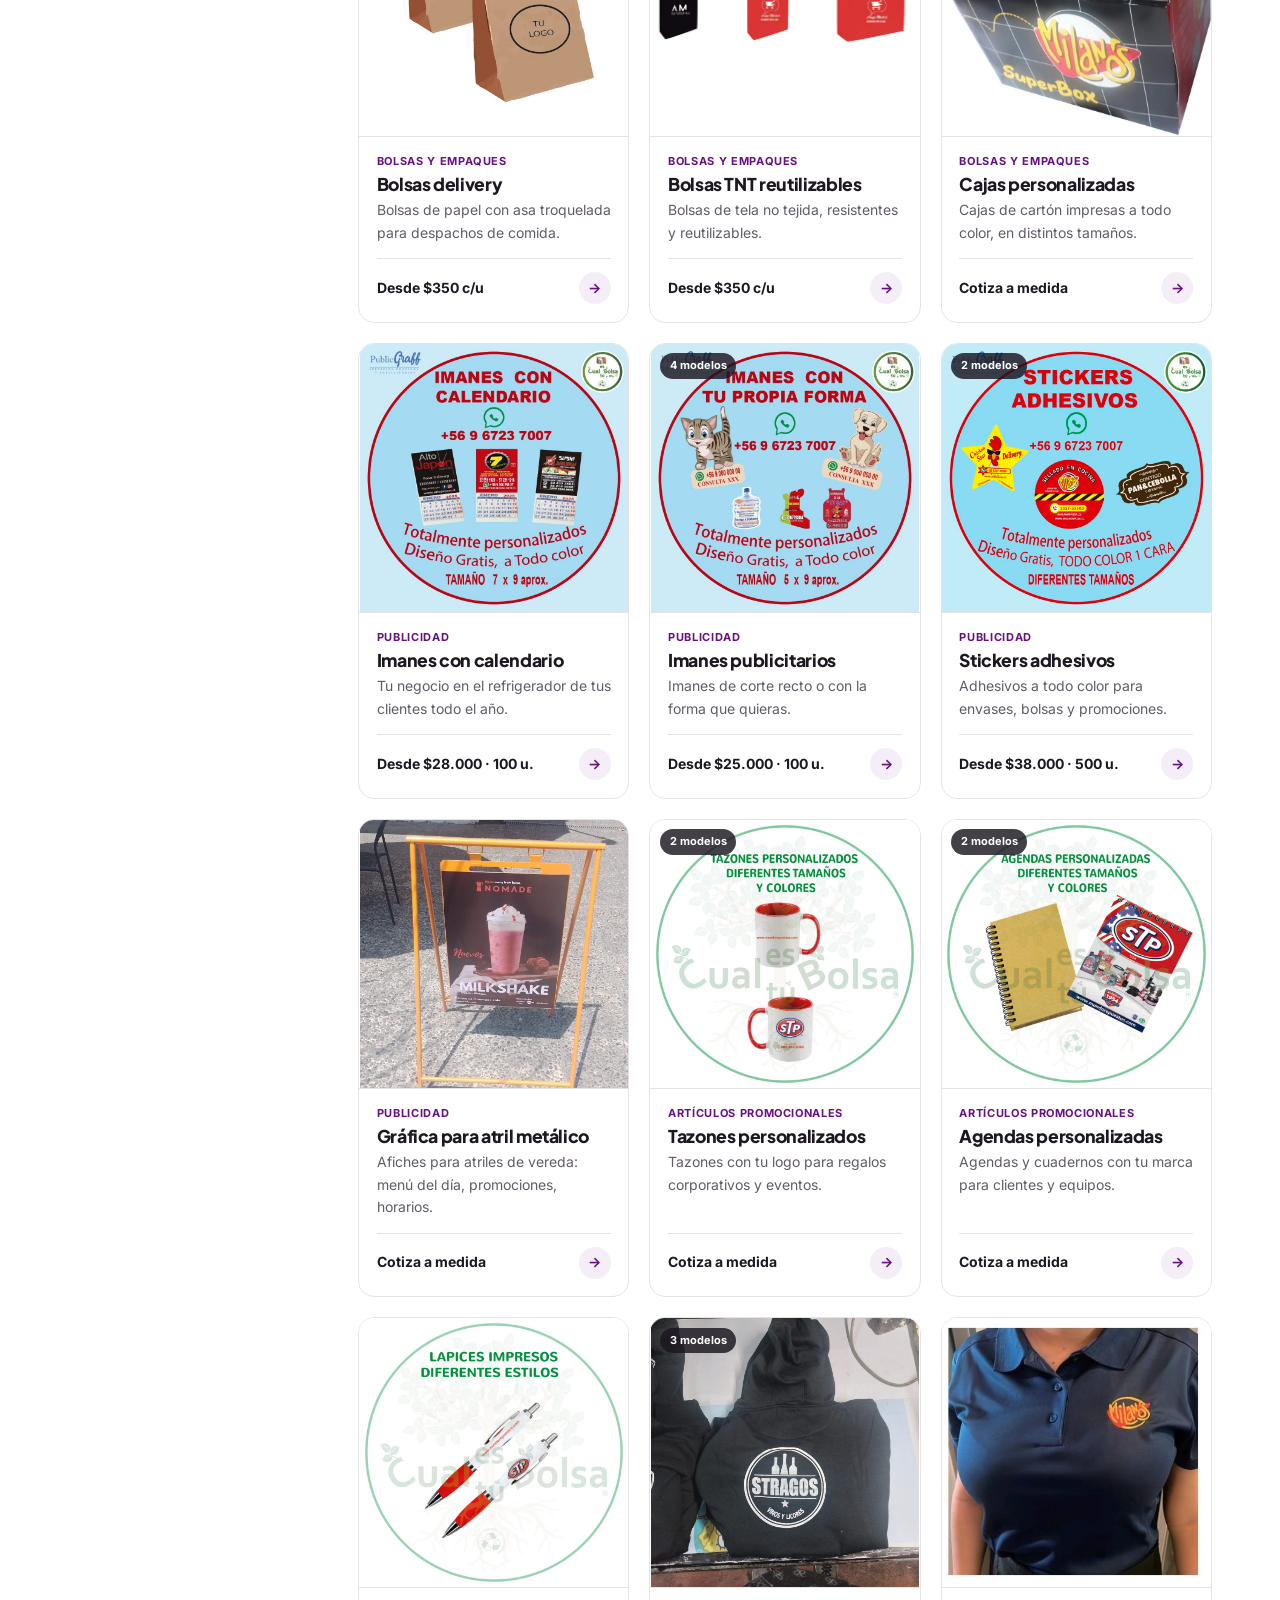
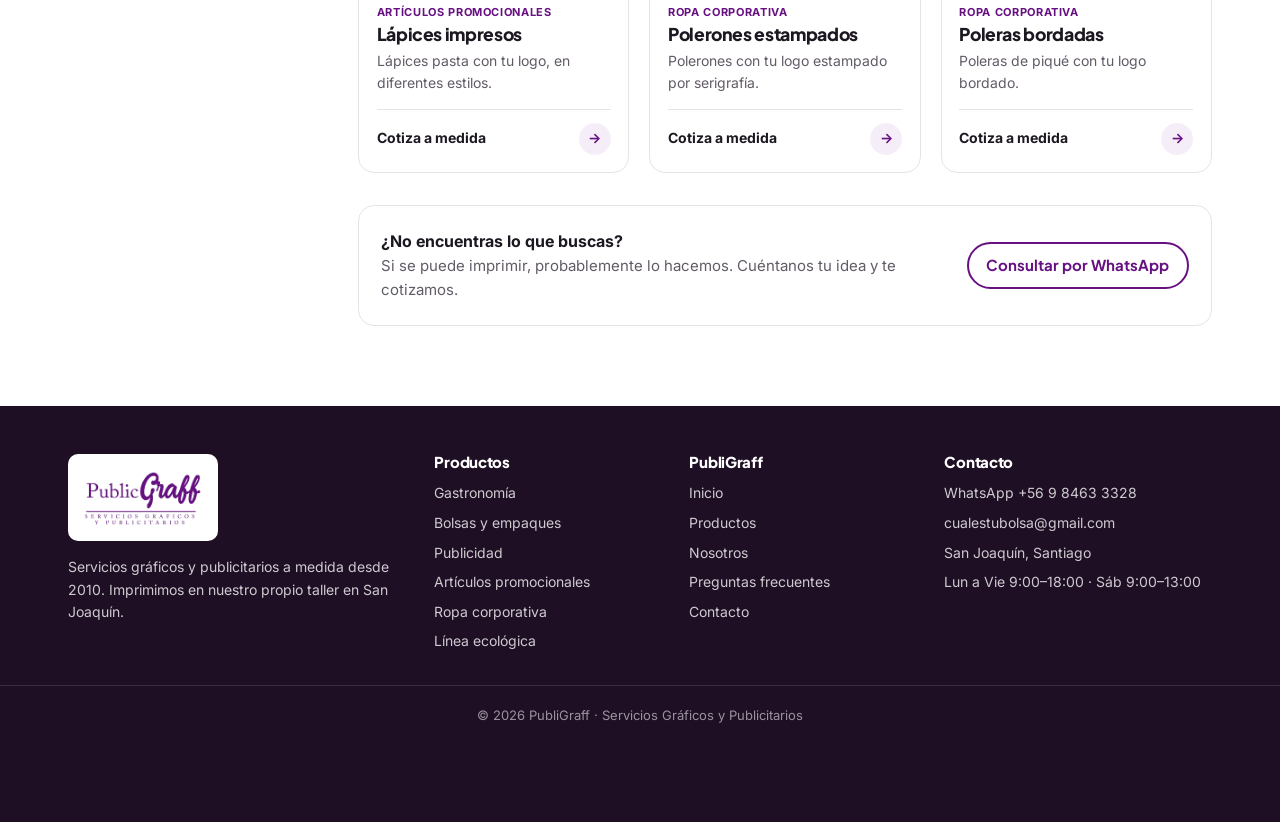
<file: productos.html>
<!DOCTYPE html>
<html lang="es">
<head>
<meta charset="UTF-8">
<meta name="viewport" content="width=device-width, initial-scale=1.0">
<title>Productos — PubliGraff</title>
<meta name="description" content="Catálogo de PubliGraff: saquitos, bolsas, individuales, papel antigrasa, imanes, stickers, tazones, agendas y ropa corporativa con tu logo. Revisa modelos y precios.">
<link rel="preconnect" href="https://fonts.googleapis.com">
<link rel="preconnect" href="https://fonts.gstatic.com" crossorigin>
<link href="https://fonts.googleapis.com/css2?family=Inter:wght@400;500;600&family=Plus+Jakarta+Sans:wght@700;800&display=swap" rel="stylesheet">
<link rel="stylesheet" href="css/styles.css">
</head>
<body data-pagina="productos">

<div data-header></div>

<main>
  <section class="cabecera">
    <div class="contenedor">
      <nav class="migas" aria-label="Ruta">
        <a href="index.html">Inicio</a><span aria-hidden="true">/</span>
        <a href="productos.html">Productos</a><span aria-hidden="true">/</span>
        <span data-miga-cat>Todos</span>
      </nav>
      <h1 class="cabecera__titulo entra" data-cat-titulo>Todos los productos</h1>
      <p class="cabecera__desc entra" style="--d:1" data-cat-desc></p>
    </div>
  </section>

  <section class="seccion seccion--catalogo">
    <div class="contenedor catalogo">

      <aside class="lado" aria-label="Categorías">
        <h2 class="lado__titulo">Categorías</h2>
        <div class="lado__lista" role="group" data-categorias-lado></div>
        <div class="lado__ayuda">
          <strong>¿No sabes qué elegir?</strong>
          <p>Cuéntanos qué vendes y te recomendamos.</p>
          <a class="btn btn--wapp btn--bloque" data-wapp data-texto="Hola, necesito ayuda para elegir productos impresos para mi negocio." href="#">Pedir ayuda</a>
        </div>
      </aside>

      <div class="catalogo__main">
        <div class="herramientas">
          <form class="buscador buscador--chico" role="search" data-form-catalogo>
            <label class="sr-only" for="buscar-catalogo">Buscar en el catálogo</label>
            <svg viewBox="0 0 24 24" fill="none" stroke="currentColor" stroke-width="2" stroke-linecap="round" aria-hidden="true"><circle cx="11" cy="11" r="7"/><path d="m20 20-3.5-3.5"/></svg>
            <input id="buscar-catalogo" type="search" placeholder="Buscar producto…" autocomplete="off" data-buscar-catalogo>
          </form>
          <label class="orden">
            <span>Ordenar</span>
            <select data-orden>
              <option value="relevancia">Recomendados</option>
              <option value="precio">Menor precio</option>
              <option value="nombre">Nombre (A-Z)</option>
            </select>
          </label>
        </div>
        <p class="resultado" data-resultado aria-live="polite"></p>
        <div class="grid-productos grid-productos--catalogo" data-grid></div>

        <div class="aviso-medida reveal">
          <div>
            <strong>¿No encuentras lo que buscas?</strong>
            <p>Si se puede imprimir, probablemente lo hacemos. Cuéntanos tu idea y te cotizamos.</p>
          </div>
          <a class="btn btn--outline" data-wapp data-texto="Hola, quiero cotizar un producto que no vi en la web: " href="#">Consultar por WhatsApp</a>
        </div>
      </div>

    </div>
  </section>
</main>

<div data-footer></div>

<script src="js/datos.js"></script>
<script src="js/main.js"></script>
</body>
</html>
</file>
<file: css/styles.css>
/* ============================================================
   PubliGraff — hoja de estilos
   Mobile first · base → 640px → 900px → 1200px
   ============================================================ */

/* ── VARIABLES ───────────────────────────────────────────── */
:root {
  /* Marca PubliGraff (morado del logo) */
  --marca: #671081;
  --marca-oscuro: #4d0b61;
  --marca-suave: #f5eef8;
  --marca-borde: #d9c4e2;
  --acento: #ffb627;              /* amarillo cálido para detalles puntuales */

  /* Línea ecológica "Cual es tu Bolsa" (verde de su logo) */
  --eco: #00863a;
  --eco-oscuro: #006b2e;
  --eco-suave: #e8f5ed;

  --wapp: #25d366;
  --wapp-oscuro: #1da851;

  --fondo: #ffffff;
  --fondo-gris: #f7f6f8;
  --borde: #e6e3e8;
  --texto: #1c1720;
  --texto-suave: #625b67;

  --font-display: 'Plus Jakarta Sans', system-ui, -apple-system, 'Segoe UI', sans-serif;
  --font-body: 'Inter', system-ui, -apple-system, 'Segoe UI', sans-serif;

  --radio: 16px;
  --radio-chico: 10px;
  --sombra: 0 1px 2px rgba(40, 10, 50, .05), 0 4px 16px rgba(40, 10, 50, .06);
  --sombra-alta: 0 14px 36px rgba(40, 10, 50, .16);
  --curva: cubic-bezier(.22, .8, .3, 1);
  --t: .25s var(--curva);

  --ancho: 1200px;
  --gutter: 1.25rem;
}

/* ── RESET ───────────────────────────────────────────────── */
*, *::before, *::after { box-sizing: border-box; margin: 0; padding: 0; }
html { scroll-behavior: smooth; scroll-padding-top: 90px; }
body {
  font-family: var(--font-body);
  font-size: 16px;
  line-height: 1.6;
  color: var(--texto);
  background: var(--fondo);
  -webkit-font-smoothing: antialiased;
  animation: pagina-entra .45s var(--curva) both;
  transition: opacity .18s ease;
}
body.saliendo { opacity: 0; }
body.sin-scroll { overflow: hidden; }
img, svg, video { display: block; max-width: 100%; }
a { color: inherit; }
ul, ol { list-style: none; }
button, input, select, textarea { font: inherit; color: inherit; }
h1, h2, h3, h4 { font-family: var(--font-display); font-weight: 800; line-height: 1.12; letter-spacing: -0.02em; }
[hidden] { display: none !important; }
:focus-visible { outline: 3px solid rgba(103, 16, 129, .4); outline-offset: 2px; }
.sr-only { position: absolute; width: 1px; height: 1px; overflow: hidden; clip: rect(0 0 0 0); white-space: nowrap; }
.centro { text-align: center; margin-top: 2rem; }

.contenedor { width: 100%; max-width: var(--ancho); margin: 0 auto; padding-inline: var(--gutter); }
.contenedor--angosto { max-width: 820px; }

/* ── BOTONES ─────────────────────────────────────────────── */
.btn {
  position: relative; overflow: hidden;
  display: inline-flex; align-items: center; justify-content: center; gap: .5rem;
  font-family: var(--font-display); font-weight: 700; font-size: 15px; line-height: 1.2;
  padding: .8rem 1.35rem;
  border-radius: 999px;
  border: 2px solid transparent;
  text-decoration: none;
  cursor: pointer;
  transition: background var(--t), color var(--t), border-color var(--t), transform var(--t), box-shadow var(--t);
  white-space: nowrap;
}
.btn:hover { transform: translateY(-2px); }
.btn:active { transform: translateY(0) scale(.98); }
.btn svg { width: 18px; height: 18px; flex: 0 0 auto; }
.btn__flecha { display: inline-block; transition: transform var(--t); }
.btn:hover .btn__flecha { transform: translateX(4px); }
.btn:hover .btn__flecha--abajo { transform: translateY(3px); }

/* Brillo que cruza el botón principal al pasar el mouse */
.btn--marca::after, .btn--wapp::after {
  content: ''; position: absolute; top: 0; bottom: 0; left: -60%; width: 40%;
  background: linear-gradient(90deg, transparent, rgba(255, 255, 255, .35), transparent);
  transform: skewX(-20deg); transition: left .6s var(--curva);
}
.btn--marca:hover::after, .btn--wapp:hover::after { left: 120%; }

.btn--marca { background: var(--marca); color: #fff; }
.btn--marca:hover { background: var(--marca-oscuro); box-shadow: 0 8px 20px rgba(103, 16, 129, .3); }
.btn--marca.is-ok { background: var(--eco); }
.btn--wapp { background: var(--wapp); color: #fff; }
.btn--wapp:hover { background: var(--wapp-oscuro); box-shadow: 0 8px 20px rgba(37, 211, 102, .35); }
.btn--outline { border-color: var(--marca); color: var(--marca); background: #fff; }
.btn--outline:hover { background: var(--marca-suave); }
.btn--blanco { background: #fff; color: var(--marca); }
.btn--blanco:hover { box-shadow: 0 8px 20px rgba(0, 0, 0, .2); }
.btn--blanco svg { color: var(--wapp); }
.btn--borde-blanco { border-color: rgba(255, 255, 255, .7); color: #fff; }
.btn--borde-blanco:hover { background: rgba(255, 255, 255, .12); border-color: #fff; }
.btn--grande { padding: 1rem 1.6rem; font-size: 16px; }
.btn--bloque { width: 100%; }
.btn--enlace {
  background: none; border: 0; padding: .5rem; color: var(--marca-oscuro);
  font-family: var(--font-body); font-weight: 600; font-size: 14px;
}
.btn--enlace:hover { text-decoration: underline; transform: none; }
.btn--enlace svg { color: var(--wapp); }

.enlace {
  background: none; border: 0; padding: 0; cursor: pointer;
  color: var(--marca-oscuro); font-weight: 600; text-decoration: underline;
}
.enlace-flecha {
  display: inline-flex; align-items: center; gap: .35rem;
  color: var(--marca); font-weight: 600; text-decoration: none; white-space: nowrap;
}
.enlace-flecha span { transition: transform var(--t); }
.enlace-flecha:hover span { transform: translateX(4px); }
.enlace-flecha:hover { text-decoration: underline; }

/* ── BARRA SUPERIOR ──────────────────────────────────────── */
.topbar { background: var(--marca-oscuro); color: #fff; font-size: 13px; }
.topbar__inner { display: flex; justify-content: center; gap: 1rem; padding-block: .45rem; }
.topbar__inner > span { display: none; }
.topbar__datos { display: flex; gap: 1.25rem; flex-wrap: wrap; justify-content: center; }
.topbar__datos a + a { display: none; }
.topbar a { text-decoration: none; opacity: .9; }
.topbar a:hover { opacity: 1; text-decoration: underline; }

/* ── NAV ─────────────────────────────────────────────────── */
.nav {
  position: sticky; top: 0; z-index: 50;
  background: rgba(255, 255, 255, .92);
  -webkit-backdrop-filter: saturate(1.4) blur(10px); backdrop-filter: saturate(1.4) blur(10px);
  border-bottom: 1px solid var(--borde);
  transition: box-shadow var(--t);
}
.nav.is-scrolled { box-shadow: 0 6px 24px rgba(40, 10, 50, .08); }
.nav__inner { display: flex; align-items: center; gap: 1rem; height: 70px; }
.nav__logo img { height: 44px; width: auto; transition: transform var(--t); }
.nav__logo:hover img { transform: scale(1.04); }
.nav__links { display: none; }
.nav__lista { margin-left: auto; padding: .6rem .95rem; font-size: 14px; }
.nav__lista-txt { display: none; }
.contador-lista {
  display: inline-grid; place-items: center;
  min-width: 22px; height: 22px; padding: 0 6px;
  border-radius: 999px; background: #fff; color: var(--marca);
  font-size: 12px; font-weight: 800;
}
.contador-lista.is-salto { animation: salto .5s var(--curva); }
.nav__hamburger {
  width: 44px; height: 44px; flex: 0 0 auto;
  display: flex; flex-direction: column; justify-content: center; align-items: center; gap: 5px;
  background: none; border: 0; cursor: pointer;
}
.nav__hamburger span { width: 22px; height: 2px; background: var(--texto); border-radius: 2px; transition: transform var(--t), opacity var(--t); }
.nav__hamburger.is-open span:nth-child(1) { transform: translateY(7px) rotate(45deg); }
.nav__hamburger.is-open span:nth-child(2) { opacity: 0; }
.nav__hamburger.is-open span:nth-child(3) { transform: translateY(-7px) rotate(-45deg); }

.menu-movil {
  border-top: 1px solid var(--borde); background: #fff; padding: .5rem var(--gutter) 1rem;
  animation: baja .25s var(--curva);
}
.menu-movil a {
  display: block; padding: .85rem 0; border-bottom: 1px solid var(--borde);
  font-family: var(--font-display); font-weight: 700; font-size: 17px; text-decoration: none;
}
.menu-movil a:last-child { border-bottom: 0; }
.menu-movil a.is-activo { color: var(--marca); }

/* ── ENCABEZADO DE PÁGINAS INTERIORES ────────────────────── */
.cabecera {
  position: relative; overflow: hidden;
  background: linear-gradient(135deg, var(--marca-suave) 0%, #fff 70%);
  padding-block: 1.5rem 2.5rem;
  border-bottom: 1px solid var(--borde);
}
.cabecera::after {
  content: ''; position: absolute; right: -80px; top: -80px; width: 260px; height: 260px;
  border-radius: 50%; background: radial-gradient(circle, rgba(103, 16, 129, .12), transparent 70%);
}
.cabecera__titulo { font-size: clamp(2rem, 6vw, 3rem); margin-top: .5rem; }
.cabecera__desc { color: var(--texto-suave); font-size: 17px; max-width: 62ch; margin-top: .6rem; }
.cabecera__desc:empty { display: none; }

.migas { display: flex; flex-wrap: wrap; gap: .4rem; font-size: 14px; color: var(--texto-suave); }
.migas a { color: var(--texto-suave); text-decoration: none; }
.migas a:hover { color: var(--marca); text-decoration: underline; }

/* ── HERO (portada) ──────────────────────────────────────── */
.hero {
  position: relative; overflow: hidden;
  background: linear-gradient(160deg, var(--marca-suave) 0%, #fff 60%);
}
.hero__deco span {
  position: absolute; border-radius: 50%; pointer-events: none;
  background: radial-gradient(circle, rgba(103, 16, 129, .16), transparent 70%);
  animation: flota 12s ease-in-out infinite;
}
.hero__deco span:nth-child(1) { width: 420px; height: 420px; right: -120px; top: -140px; }
.hero__deco span:nth-child(2) {
  width: 300px; height: 300px; left: -120px; bottom: -160px; animation-delay: -6s;
  background: radial-gradient(circle, rgba(255, 182, 39, .18), transparent 70%);
}
.hero__inner { position: relative; display: grid; gap: 2.5rem; padding-block: 2.5rem 3.5rem; align-items: center; }
.hero__inner > * { min-width: 0; }
.eyebrow {
  font-size: 13px; font-weight: 700; letter-spacing: .08em; text-transform: uppercase;
  color: var(--marca); margin-bottom: .7rem;
}
.hero__titulo { font-size: clamp(2.2rem, 7vw, 3.6rem); margin-bottom: 1rem; }
.resaltado {
  background: linear-gradient(transparent 62%, rgba(255, 182, 39, .55) 62%);
  background-size: 0% 100%; background-repeat: no-repeat;
  animation: subraya 1s .7s var(--curva) forwards;
  padding-inline: .1em;
}
.hero__desc { color: var(--texto-suave); font-size: 17px; max-width: 52ch; margin-bottom: 1.5rem; }

.buscador {
  display: flex; align-items: center; gap: .5rem;
  background: #fff; border: 1px solid var(--borde); border-radius: 999px;
  padding: .35rem .35rem .35rem 1rem;
  box-shadow: var(--sombra);
  max-width: 560px;
  transition: box-shadow var(--t), border-color var(--t);
}
.buscador:focus-within { border-color: var(--marca-borde); box-shadow: 0 0 0 4px rgba(103, 16, 129, .1), var(--sombra); }
.buscador svg { width: 20px; height: 20px; color: var(--texto-suave); flex: 0 0 auto; }
.buscador input { flex: 1; min-width: 0; border: 0; outline: 0; background: none; padding: .55rem 0; font-size: 16px; }
.buscador .btn { padding: .7rem 1.2rem; }
.buscador--chico { box-shadow: none; padding: .15rem .8rem; max-width: none; flex: 1; border-radius: var(--radio-chico); }

.hero__acciones { display: flex; flex-wrap: wrap; gap: .75rem; margin-top: 1.25rem; }

.hero__mosaico { position: relative; display: grid; grid-template-columns: 1fr 1fr; gap: .75rem; }
.hero__mosaico img {
  width: 100%; aspect-ratio: 1; object-fit: cover;
  border-radius: var(--radio); background: #fff; box-shadow: var(--sombra);
  transition: opacity .45s ease, transform .45s var(--curva);
}
.hero__mosaico img:nth-child(2n) { transform: translateY(1.25rem); }
.hero__mosaico img.is-saliendo { opacity: 0; }
.hero__sello {
  position: absolute; left: 50%; top: 50%;
  width: 118px; height: 118px; margin: -59px 0 0 -59px;
  border-radius: 50%; background: var(--acento); color: var(--texto);
  display: grid; place-content: center; text-align: center; gap: .1rem;
  box-shadow: 0 10px 30px rgba(0, 0, 0, .18);
  animation: late 3.2s ease-in-out infinite;
}
.hero__sello strong { font-family: var(--font-display); font-size: 18px; line-height: 1.05; }
.hero__sello span { font-size: 10px; font-weight: 600; max-width: 12ch; line-height: 1.2; }

/* ── CINTA EN MOVIMIENTO ─────────────────────────────────── */
.cinta { background: var(--marca); color: #fff; overflow: hidden; padding-block: .85rem; }
.cinta__pista { display: flex; width: max-content; animation: desliza 32s linear infinite; }
.cinta:hover .cinta__pista { animation-play-state: paused; }
.cinta__pista span {
  display: inline-flex; align-items: center; gap: 1.5rem; padding-right: 1.5rem;
  font-family: var(--font-display); font-weight: 700; font-size: 15px; white-space: nowrap;
}
.cinta__pista span::after { content: '✦'; color: var(--acento); }

/* ── SECCIONES ───────────────────────────────────────────── */
.seccion { padding-block: 3.5rem; }
.seccion--gris { background: var(--fondo-gris); }
.seccion__head { margin-bottom: 1.75rem; }
.seccion__head--fila { display: flex; flex-wrap: wrap; justify-content: space-between; align-items: flex-end; gap: .75rem 2rem; }
.seccion__titulo { font-size: clamp(1.75rem, 4.5vw, 2.5rem); }
.seccion__titulo--chico { font-size: clamp(1.35rem, 3.5vw, 1.75rem); }
.seccion__sub { color: var(--texto-suave); margin-top: .5rem; max-width: 62ch; }

/* ── CATEGORÍAS ──────────────────────────────────────────── */
.grid-categorias { display: grid; grid-template-columns: repeat(2, 1fr); gap: .8rem; }
.categoria {
  display: flex; flex-direction: column; overflow: hidden;
  border-radius: var(--radio); background: #fff; border: 1px solid var(--borde);
  text-decoration: none;
  transition: box-shadow var(--t), transform var(--t), border-color var(--t);
}
.categoria:hover { box-shadow: var(--sombra-alta); transform: translateY(-5px); border-color: transparent; }
.categoria__img { display: block; overflow: hidden; aspect-ratio: 1; background: #fff; }
.categoria__img img { width: 100%; height: 100%; object-fit: cover; transition: transform .6s var(--curva); }
.categoria:hover .categoria__img img { transform: scale(1.08); }
.categoria__txt { padding: .75rem .9rem .85rem; line-height: 1.3; border-top: 1px solid var(--borde); }
.categoria__txt strong { display: block; font-family: var(--font-display); font-size: 15px; transition: color var(--t); }
.categoria__txt span { font-size: 13px; color: var(--texto-suave); }
.categoria:hover .categoria__txt strong { color: var(--marca); }
.categoria--eco .categoria__txt { background: var(--eco-suave); }
.categoria--eco .categoria__txt strong, .categoria--eco:hover .categoria__txt strong { color: var(--eco-oscuro); }

/* ── TARJETAS DE PRODUCTO ────────────────────────────────── */
.grid-productos { display: grid; grid-template-columns: repeat(2, 1fr); gap: .8rem; }
.producto {
  display: flex; flex-direction: column;
  background: #fff; border: 1px solid var(--borde); border-radius: var(--radio);
  overflow: hidden; text-decoration: none;
  transition: box-shadow var(--t), transform var(--t), border-color var(--t);
}
.producto:hover { box-shadow: var(--sombra-alta); transform: translateY(-6px); border-color: transparent; }
.producto__img {
  position: relative; aspect-ratio: 1; flex: 0 0 auto; overflow: hidden;
  background: #fff; border-bottom: 1px solid var(--borde);
}
.producto__img img {
  position: absolute; inset: 0; width: 100%; height: 100%; object-fit: contain;
  transition: transform .6s var(--curva);
}
.producto:hover .producto__img img { transform: scale(1.07); }
.producto__chip {
  position: absolute; left: .6rem; top: .6rem;
  background: rgba(28, 23, 32, .82); color: #fff;
  font-size: 11px; font-weight: 700; padding: .25rem .6rem; border-radius: 999px;
}
.producto__cuerpo { display: flex; flex-direction: column; flex: 1; padding: .85rem .9rem .95rem; }
.producto__cat { font-size: 11px; font-weight: 700; text-transform: uppercase; letter-spacing: .06em; color: var(--marca); }
.producto__nombre { font-size: 1rem; margin: .25rem 0 .3rem; transition: color var(--t); }
.producto:hover .producto__nombre { color: var(--marca); }
.producto__desc { display: none; font-size: 14px; color: var(--texto-suave); margin-bottom: .9rem; }
.producto__pie {
  margin-top: auto; padding-top: .6rem;
  display: flex; justify-content: space-between; align-items: center; gap: .5rem;
  font-size: 13px;
}
.producto__precio { font-weight: 700; }
.producto__ver {
  display: grid; place-items: center; flex: 0 0 auto;
  width: 32px; height: 32px; border-radius: 50%;
  background: var(--marca-suave); color: var(--marca); font-weight: 700;
  transition: background var(--t), color var(--t), transform var(--t);
}
.producto:hover .producto__ver { background: var(--marca); color: #fff; transform: translateX(3px); }

.sin-resultados {
  grid-column: 1 / -1; text-align: center;
  background: #fff; border: 1px dashed var(--borde); border-radius: var(--radio);
  padding: 2.5rem 1.25rem; display: grid; gap: .5rem; justify-items: center;
}

.aviso-medida {
  margin-top: 2rem; padding: 1.4rem;
  background: #fff; border: 1px solid var(--borde); border-radius: var(--radio);
  display: flex; flex-direction: column; gap: 1rem; align-items: flex-start;
}
.aviso-medida p { color: var(--texto-suave); font-size: 15px; }

/* ── CATÁLOGO ────────────────────────────────────────────── */
.seccion--catalogo { padding-top: 1.5rem; }
.catalogo { display: grid; gap: 1.5rem; }
.catalogo > * { min-width: 0; }
.lado__titulo { display: none; }
.lado__lista { display: flex; gap: .5rem; overflow-x: auto; padding-bottom: .3rem; scrollbar-width: thin; }
.lado__item {
  flex: 0 0 auto; display: inline-flex; align-items: center; gap: .5rem;
  padding: .5rem .95rem; border-radius: 999px;
  border: 1px solid var(--borde); background: #fff; cursor: pointer;
  font-size: 14px; font-weight: 500; text-align: left;
  transition: background var(--t), border-color var(--t), color var(--t);
}
.lado__item:hover { border-color: var(--marca-borde); }
.lado__n {
  font-size: 12px; font-weight: 700; color: var(--texto-suave);
  background: var(--fondo-gris); border-radius: 999px; padding: 0 .5rem;
}
.lado__item.is-activo { background: var(--marca); border-color: var(--marca); color: #fff; }
.lado__item.is-activo .lado__n { background: rgba(255, 255, 255, .2); color: #fff; }
.lado__ayuda { display: none; }

.herramientas { display: flex; gap: .6rem; align-items: stretch; flex-wrap: wrap; margin-bottom: .75rem; }
.orden {
  display: flex; align-items: center; gap: .5rem;
  border: 1px solid var(--borde); border-radius: var(--radio-chico); padding: 0 .4rem 0 .8rem;
  font-size: 14px; color: var(--texto-suave); background: #fff;
}
.orden select { border: 0; background: none; padding: .6rem .3rem; font-weight: 600; color: var(--texto); cursor: pointer; }
.resultado { font-size: 14px; color: var(--texto-suave); margin-bottom: 1rem; }

/* ── CIFRAS ──────────────────────────────────────────────── */
.cifras { background: var(--marca-oscuro); color: #fff; padding-block: 2.5rem; }
.cifras__inner { display: grid; grid-template-columns: repeat(2, 1fr); gap: 1.5rem; text-align: center; }
.cifra strong { display: block; font-family: var(--font-display); font-size: clamp(2rem, 6vw, 2.8rem); line-height: 1.1; color: #fff; }
.cifra span { font-size: 14px; opacity: .8; }

/* ── CÓMO TRABAJAMOS ─────────────────────────────────────── */
.pasos { display: grid; gap: 1rem; }
.paso {
  position: relative; padding: 1.5rem; border: 1px solid var(--borde); border-radius: var(--radio); background: #fff;
  transition: box-shadow var(--t), transform var(--t), border-color var(--t);
}
.paso:hover { box-shadow: var(--sombra-alta); transform: translateY(-4px); border-color: transparent; }
.paso__num {
  display: inline-grid; place-items: center; width: 44px; height: 44px; border-radius: 14px;
  background: var(--marca); color: #fff;
  font-family: var(--font-display); font-weight: 800; font-size: 18px; margin-bottom: .9rem;
  transition: transform var(--t);
}
.paso:hover .paso__num { transform: rotate(-8deg) scale(1.08); }
.paso__titulo { font-size: 1.1rem; margin-bottom: .3rem; }
.paso p { font-size: 15px; color: var(--texto-suave); }

/* ── VIDEOS DEL TALLER (nosotros) ────────────────────────── */
.videos-taller { display: grid; gap: 1rem; }
.videos-taller figure {
  position: relative; overflow: hidden; border-radius: var(--radio); background: var(--marca-suave);
  transition: transform var(--t), box-shadow var(--t);
}
.videos-taller figure:hover { transform: translateY(-5px); box-shadow: var(--sombra-alta); }
.videos-taller video { width: 100%; aspect-ratio: 4 / 5; object-fit: cover; }
.videos-taller figcaption {
  position: absolute; inset: auto 0 0 0; padding: 2.5rem 1.1rem 1rem;
  background: linear-gradient(transparent, rgba(20, 5, 25, .85)); color: #fff;
  display: grid; line-height: 1.35;
}
.videos-taller figcaption strong { font-family: var(--font-display); font-size: 1.15rem; }
.videos-taller figcaption span { font-size: 14px; opacity: .85; }

.ventajas { display: grid; gap: 1rem; }
.ventaja {
  background: #fff; border: 1px solid var(--borde); border-radius: var(--radio); padding: 1.5rem;
  transition: box-shadow var(--t), transform var(--t);
}
.ventaja:hover { box-shadow: var(--sombra-alta); transform: translateY(-4px); }
.ventaja svg {
  width: 48px; height: 48px; padding: 11px; border-radius: 14px; margin-bottom: 1rem;
  background: var(--marca-suave); color: var(--marca);
}
.ventaja h3 { font-size: 1.1rem; margin-bottom: .35rem; }
.ventaja p { color: var(--texto-suave); font-size: 15px; }

/* ── LÍNEA ECOLÓGICA ─────────────────────────────────────── */
.seccion--eco {
  --marca: var(--eco); --marca-oscuro: var(--eco-oscuro); --marca-suave: var(--eco-suave);
  background: var(--eco-suave);
}
.ecologica { display: grid; gap: 1.5rem; align-items: center; }
.ecologica__logo {
  width: 160px; height: 160px; object-fit: contain; background: #fff; border-radius: 50%;
  padding: 1.1rem; box-shadow: var(--sombra);
  animation: flota 7s ease-in-out infinite;
}
.ecologica__desc { color: var(--texto-suave); margin: .6rem 0 1.4rem; max-width: 55ch; }

/* ── LLAMADO FINAL ───────────────────────────────────────── */
.llamado { padding-block: 3rem; }
.llamado__inner {
  position: relative; overflow: hidden;
  background: linear-gradient(135deg, var(--marca) 0%, var(--marca-oscuro) 100%);
  color: #fff; border-radius: 24px; padding: 2rem 1.5rem;
  display: grid; gap: 1.5rem;
  width: calc(100% - 2 * var(--gutter)); max-width: calc(var(--ancho) - 2 * var(--gutter));
}
.llamado__inner::before {
  content: ''; position: absolute; right: -60px; bottom: -80px; width: 260px; height: 260px; border-radius: 50%;
  background: radial-gradient(circle, rgba(255, 182, 39, .35), transparent 70%);
  animation: flota 10s ease-in-out infinite;
}
.llamado h2 { font-size: clamp(1.6rem, 4.5vw, 2.3rem); margin-bottom: .4rem; }
.llamado p { opacity: .85; max-width: 50ch; }
.llamado__acciones { position: relative; display: flex; flex-wrap: wrap; gap: .75rem; }

/* ── PREGUNTAS FRECUENTES ────────────────────────────────── */
.faq { display: grid; gap: .6rem; }
.faq details {
  background: #fff; border: 1px solid var(--borde); border-radius: var(--radio-chico);
  transition: border-color var(--t), box-shadow var(--t);
}
.faq details:hover { border-color: var(--marca-borde); }
.faq details[open] { border-color: var(--marca-borde); box-shadow: var(--sombra); }
.faq summary {
  cursor: pointer; list-style: none; padding: 1.1rem 3.2rem 1.1rem 1.25rem; position: relative;
  font-family: var(--font-display); font-weight: 700;
}
.faq summary::-webkit-details-marker { display: none; }
.faq summary::after {
  content: '+'; position: absolute; right: 1.1rem; top: 50%; transform: translateY(-50%);
  width: 28px; height: 28px; border-radius: 50%; display: grid; place-items: center;
  background: var(--marca-suave); color: var(--marca); font-size: 1.2rem; font-weight: 600;
  transition: transform var(--t), background var(--t), color var(--t);
}
.faq details[open] summary::after { transform: translateY(-50%) rotate(45deg); background: var(--marca); color: #fff; }
.faq details p { padding: 0 1.25rem 1.2rem; color: var(--texto-suave); animation: baja .3s var(--curva); }

/* ── CONTACTO ────────────────────────────────────────────── */
.contacto { display: grid; gap: 2rem; }
.contacto__info { display: grid; gap: .8rem; align-content: start; }
.canal {
  display: flex; align-items: center; gap: 1rem;
  padding: 1rem 1.2rem;
  border: 1px solid var(--borde); border-radius: var(--radio);
  text-decoration: none; background: #fff;
  transition: border-color var(--t), box-shadow var(--t), transform var(--t);
}
a.canal:hover { border-color: var(--marca-borde); box-shadow: var(--sombra-alta); transform: translateY(-3px); }
.canal svg { width: 44px; height: 44px; padding: 10px; border-radius: 50%; flex: 0 0 auto; background: var(--marca-suave); color: var(--marca); }
.canal--wapp svg { background: var(--wapp); color: #fff; }
.canal > span:not(.canal__flecha) { display: grid; line-height: 1.35; word-break: break-word; }
.canal strong { font-family: var(--font-display); }
.canal__flecha { margin-left: auto; color: var(--marca); font-weight: 700; transition: transform var(--t); }
a.canal:hover .canal__flecha { transform: translateX(4px); }
.canal--info { background: var(--fondo-gris); border-color: transparent; }

/* ── FORMULARIOS ─────────────────────────────────────────── */
.formulario {
  background: #fff; border: 1px solid var(--borde); border-radius: var(--radio); padding: 1.5rem;
  box-shadow: var(--sombra);
  display: grid; gap: 1rem; align-content: start;
}
.formulario__titulo { font-size: 1.3rem; }
.campo { display: grid; gap: .35rem; }
.campo-fila { display: grid; gap: 1rem; }
.campo label { font-size: 14px; font-weight: 600; }
.opcional { font-weight: 400; color: var(--texto-suave); }
.campo input, .campo select, .campo textarea, .tramo__input {
  width: 100%; padding: .75rem .9rem;
  border: 1px solid #d3cfd6; border-radius: var(--radio-chico); background: #fff;
  font-size: 16px;
  transition: border-color var(--t), box-shadow var(--t);
}
.campo input:focus, .campo select:focus, .campo textarea:focus, .tramo__input:focus {
  outline: 0; border-color: var(--marca); box-shadow: 0 0 0 4px rgba(103, 16, 129, .12);
}
.campo textarea { resize: vertical; }
.formulario__acciones { display: grid; gap: .6rem; }
.formulario__error { color: #b42318; font-size: 14px; font-weight: 600; animation: sacude .4s; }
.formulario__nota { font-size: 13px; color: var(--texto-suave); }

/* ── FOOTER ──────────────────────────────────────────────── */
.footer { background: #1e0f25; color: rgba(255, 255, 255, .78); font-size: 14px; padding-top: 3rem; }
.footer__inner { display: grid; gap: 2rem; padding-bottom: 2rem; }
.footer__col { display: grid; gap: .45rem; align-content: start; }
.footer__col h4 { color: #fff; font-size: 15px; margin-bottom: .3rem; }
.footer__col a { text-decoration: none; transition: color var(--t), transform var(--t); }
.footer__col a:hover { color: #fff; text-decoration: underline; }
.footer__col p { max-width: 36ch; }
.footer__logo { width: 150px; height: auto; background: #fff; border-radius: var(--radio-chico); padding: .5rem .75rem; margin-bottom: .5rem; }
.footer__legal {
  border-top: 1px solid rgba(255, 255, 255, .12);
  text-align: center; padding: 1.2rem var(--gutter) 6rem; font-size: 13px; color: rgba(255, 255, 255, .55);
}

/* ══════════════════════════════════════════════════════════
   FICHA DE PRODUCTO
   ══════════════════════════════════════════════════════════ */
.ficha { padding-block: 1.25rem 2.5rem; }
.ficha .migas { margin-bottom: 1.25rem; }
.ficha-vacia { padding-block: 5rem; display: grid; gap: 1rem; justify-items: start; }
.ficha__top { display: grid; gap: 1.75rem; }

.galeria__principal {
  aspect-ratio: 1; background: #fff; overflow: hidden;
  border: 1px solid var(--borde); border-radius: var(--radio);
}
.galeria__principal img { width: 100%; height: 100%; object-fit: contain; transition: transform .5s var(--curva); }
.galeria__principal:hover img { transform: scale(1.04); }
.galeria__principal img.is-cambio { animation: aparece .4s var(--curva); }
.galeria__miniaturas { display: flex; gap: .5rem; margin-top: .6rem; overflow-x: auto; }
.galeria__mini {
  flex: 0 0 72px; height: 72px; padding: 0; cursor: pointer; overflow: hidden;
  border: 2px solid var(--borde); border-radius: var(--radio-chico); background: #fff;
  transition: border-color var(--t), transform var(--t);
}
.galeria__mini:hover { transform: translateY(-2px); }
.galeria__mini img { width: 100%; height: 100%; object-fit: cover; }
.galeria__mini.is-activa { border-color: var(--marca); }

.ficha__titulo { font-size: clamp(1.9rem, 5vw, 2.7rem); margin-bottom: .75rem; }
.ficha__desc { color: var(--texto-suave); font-size: 17px; margin-bottom: 1.25rem; }
.ficha__caracteristicas { display: grid; grid-template-columns: 1fr 1fr; gap: .5rem; margin-bottom: 1.25rem; }
.ficha__caracteristicas li {
  display: flex; align-items: center; gap: .5rem;
  font-size: 14px; font-weight: 500;
  background: var(--fondo-gris); border-radius: var(--radio-chico); padding: .6rem .75rem;
}
.ficha__caracteristicas li::before, .ficha__garantias li::before {
  content: ''; width: 16px; height: 16px; flex: 0 0 auto; border-radius: 50%;
  background: var(--marca) url("data:image/svg+xml,%3Csvg xmlns='http://www.w3.org/2000/svg' viewBox='0 0 24 24' fill='none' stroke='white' stroke-width='3.5' stroke-linecap='round' stroke-linejoin='round'%3E%3Cpath d='M5 12l5 5L20 7'/%3E%3C/svg%3E") center / 10px no-repeat;
}
.ficha__caja { border: 1px solid var(--borde); border-radius: var(--radio); padding: 1.25rem; box-shadow: var(--sombra); }
.ficha__desde { display: grid; margin-bottom: 1rem; }
.ficha__desde strong { font-family: var(--font-display); font-size: 1.5rem; }
.ficha__desde span { font-size: 14px; color: var(--texto-suave); }
.ficha__acciones { display: grid; gap: .6rem; }
.ficha__garantias { display: grid; gap: .35rem; margin-top: 1rem; font-size: 14px; color: var(--texto-suave); }
.ficha__garantias li { display: flex; align-items: center; gap: .5rem; }

/* Modelos */
.grid-modelos { display: grid; gap: 1rem; }
.modelo {
  background: #fff; border: 1px solid var(--borde); border-radius: var(--radio);
  padding: 1.25rem; display: flex; flex-direction: column; gap: 1rem;
  transition: box-shadow var(--t), border-color var(--t);
}
.modelo:hover { box-shadow: var(--sombra-alta); border-color: transparent; }
.modelo__nombre { font-size: 1.2rem; }
.modelo__medida { font-weight: 600; margin-top: .2rem; }
.modelo__uso { font-size: 14px; color: var(--texto-suave); }

.tramos { border: 0; display: grid; gap: .4rem; }
.tramos legend { font-size: 14px; font-weight: 600; margin-bottom: .5rem; }
.tramo {
  display: grid; grid-template-columns: auto 1fr auto; align-items: center; gap: .2rem .7rem;
  padding: .6rem .8rem; cursor: pointer;
  border: 1px solid var(--borde); border-radius: var(--radio-chico);
  transition: border-color var(--t), background var(--t), transform var(--t);
}
.tramo:hover { border-color: var(--marca-borde); transform: translateX(2px); }
.tramo:has(input[type="radio"]:checked) { border-color: var(--marca); background: var(--marca-suave); }
.tramo input[type="radio"] { accent-color: var(--marca); width: 18px; height: 18px; }
.tramo__cant { font-weight: 600; font-size: 15px; }
.tramo__precio { font-weight: 700; font-size: 15px; text-align: right; }
.tramo__unit { grid-column: 2 / -1; font-size: 12px; color: var(--texto-suave); text-align: right; margin-top: -.3rem; }
.tramo--otra { grid-template-columns: auto 1fr; }
.tramo--otra .tramo__input { grid-column: 1 / -1; padding: .55rem .75rem; }

.modelo__acciones { margin-top: auto; display: grid; gap: .25rem; }
.nota-precios { margin-top: 1.5rem; font-size: 13px; color: var(--texto-suave); max-width: 80ch; }

/* ══════════════════════════════════════════════════════════
   LISTA DE COTIZACIÓN · botones flotantes · aviso
   ══════════════════════════════════════════════════════════ */
.flotantes {
  position: fixed; z-index: 60;
  right: 1rem; bottom: calc(1rem + env(safe-area-inset-bottom, 0px));
  display: flex; align-items: center; gap: .6rem;
}
.flotantes__lista {
  display: inline-flex; align-items: center; gap: .5rem;
  background: var(--marca); color: #fff; border: 0; cursor: pointer;
  padding: .8rem 1.1rem; border-radius: 999px; box-shadow: var(--sombra-alta);
  font-family: var(--font-display); font-weight: 700; font-size: 14px;
  animation: aparece-abajo .4s var(--curva);
  transition: transform var(--t);
}
.flotantes__lista:hover { transform: translateY(-2px); }
.flotantes__wapp {
  position: relative;
  width: 58px; height: 58px; border-radius: 50%;
  display: grid; place-items: center;
  background: var(--wapp); color: #fff; box-shadow: var(--sombra-alta);
  transition: transform var(--t);
}
.flotantes__wapp::before {
  content: ''; position: absolute; inset: 0; border-radius: 50%;
  border: 2px solid var(--wapp); animation: onda 2.4s ease-out infinite;
}
.flotantes__wapp:hover { transform: scale(1.08); }
.flotantes__wapp svg { width: 30px; height: 30px; }
.flotantes__tip {
  position: absolute; right: calc(100% + .6rem); top: 50%; transform: translate(6px, -50%);
  background: var(--texto); color: #fff; font-size: 13px; font-weight: 600; white-space: nowrap;
  padding: .4rem .7rem; border-radius: 8px; opacity: 0; pointer-events: none;
  transition: opacity var(--t), transform var(--t);
}
.flotantes__wapp:hover .flotantes__tip { opacity: 1; transform: translate(0, -50%); }
.flotantes__lista:not([hidden]) ~ .flotantes__wapp .flotantes__tip { display: none; }

.aviso {
  position: fixed; z-index: 70; left: 1rem; right: 1rem;
  bottom: calc(5.4rem + env(safe-area-inset-bottom, 0px));
  max-width: 460px; margin-inline: auto;
  display: flex; align-items: center; justify-content: space-between; gap: 1rem;
  background: var(--texto); color: #fff; border-radius: var(--radio-chico);
  padding: .9rem 1.1rem; font-size: 14px; box-shadow: var(--sombra-alta);
}
.aviso.is-visible { animation: aparece-abajo .35s var(--curva); }
.aviso .enlace { color: #e2c2ef; white-space: nowrap; }

.panel-fondo {
  position: fixed; inset: 0; z-index: 80; background: rgba(20, 5, 25, .45);
  opacity: 0; transition: opacity .28s ease;
}
.panel-fondo.is-open { opacity: 1; }
.panel {
  position: fixed; z-index: 90; top: 0; right: 0; bottom: 0;
  width: min(440px, 100%); background: #fff;
  display: flex; flex-direction: column;
  transform: translateX(100%); transition: transform .28s var(--curva);
  box-shadow: var(--sombra-alta);
}
.panel.is-open { transform: none; }
.panel__head {
  display: flex; justify-content: space-between; align-items: center;
  padding: 1rem 1.25rem; padding-top: calc(1rem + env(safe-area-inset-top, 0px));
  border-bottom: 1px solid var(--borde);
}
.panel__head h2 { font-size: 1.25rem; }
.panel__cerrar {
  width: 40px; height: 40px; border: 0; background: var(--fondo-gris); border-radius: 50%;
  font-size: 1.5rem; line-height: 1; cursor: pointer; transition: transform var(--t), background var(--t);
}
.panel__cerrar:hover { transform: rotate(90deg); background: var(--marca-suave); }
.panel__cuerpo { flex: 1; overflow-y: auto; padding: 1.25rem; padding-bottom: calc(1.25rem + env(safe-area-inset-bottom, 0px)); }
.panel__vacio { display: grid; gap: .75rem; justify-items: start; color: var(--texto-suave); }
.panel__vacio strong { color: var(--texto); }
.panel__items { display: grid; gap: .75rem; margin-bottom: 1.25rem; }
.panel__form { display: grid; gap: .8rem; border-top: 1px solid var(--borde); padding-top: 1.25rem; }

.item {
  display: grid; grid-template-columns: 56px 1fr auto; gap: .75rem; align-items: start;
  padding: .75rem; border: 1px solid var(--borde); border-radius: var(--radio-chico);
  animation: aparece .3s var(--curva);
}
.item img { width: 56px; height: 56px; object-fit: cover; border-radius: 8px; border: 1px solid var(--borde); }
.item__txt { display: grid; gap: .15rem; min-width: 0; }
.item__nombre { font-weight: 700; text-decoration: none; font-size: 15px; }
.item__nombre:hover { text-decoration: underline; }
.item__modelo { font-size: 13px; color: var(--texto-suave); }
.item__cant { display: flex; align-items: center; gap: .5rem; font-size: 13px; margin-top: .3rem; }
.item__cant input { width: 100px; padding: .35rem .5rem; border: 1px solid #d3cfd6; border-radius: 8px; font-size: 15px; }
.item__precio { font-size: 13px; font-weight: 600; }
.item__quitar { width: 30px; height: 30px; border: 0; border-radius: 50%; background: var(--fondo-gris); font-size: 1.2rem; line-height: 1; cursor: pointer; transition: background var(--t), color var(--t); }
.item__quitar:hover { background: #fde8e8; color: #b42318; }

/* ══════════════════════════════════════════════════════════
   ANIMACIONES
   ══════════════════════════════════════════════════════════ */

/* Entrada al cargar (hero y encabezados). --d = orden de aparición */
.entra { animation: aparece-abajo .7s var(--curva) both; animation-delay: calc(var(--d, 0) * 110ms); }

/* Aparición al hacer scroll (la clase .animar la pone main.js) */
.animar .reveal {
  opacity: 0; transform: translateY(28px);
  transition: opacity .7s var(--curva), transform .7s var(--curva), box-shadow var(--t), border-color var(--t);
}
.animar .reveal.is-visible { opacity: 1; transform: none; }
.animar .producto.reveal.is-visible:hover { transform: translateY(-6px); }
.animar .categoria.reveal.is-visible:hover { transform: translateY(-5px); }
.animar .paso.reveal.is-visible:hover,
.animar .ventaja.reveal.is-visible:hover { transform: translateY(-4px); }
.animar .videos-taller figure.reveal.is-visible:hover { transform: translateY(-5px); }
.animar a.canal.reveal.is-visible:hover { transform: translateY(-3px); }

@keyframes pagina-entra { from { opacity: 0; } to { opacity: 1; } }
@keyframes aparece-abajo { from { opacity: 0; transform: translateY(24px); } to { opacity: 1; transform: none; } }
@keyframes aparece { from { opacity: 0; transform: scale(.97); } to { opacity: 1; transform: none; } }
@keyframes baja { from { opacity: 0; transform: translateY(-8px); } to { opacity: 1; transform: none; } }
@keyframes subraya { to { background-size: 100% 100%; } }
@keyframes flota { 0%, 100% { transform: translate(0, 0); } 50% { transform: translate(-18px, 22px); } }
@keyframes late { 0%, 100% { transform: scale(1) rotate(-6deg); } 50% { transform: scale(1.07) rotate(-6deg); } }
@keyframes desliza { from { transform: translateX(0); } to { transform: translateX(-50%); } }
@keyframes onda { 0% { transform: scale(1); opacity: .7; } 100% { transform: scale(1.6); opacity: 0; } }
@keyframes salto { 0% { transform: scale(1); } 40% { transform: scale(1.45); } 100% { transform: scale(1); } }
@keyframes sacude { 0%, 100% { transform: none; } 25% { transform: translateX(-5px); } 75% { transform: translateX(5px); } }

/* ══════════════════════════════════════════════════════════
   RESPONSIVE
   ══════════════════════════════════════════════════════════ */
@media (min-width: 640px) {
  :root { --gutter: 1.75rem; }
  .topbar__inner { justify-content: space-between; }
  .topbar__inner > span { display: inline; }
  .topbar__datos a + a { display: inline; }
  .nav__lista-txt { display: inline; }
  .grid-categorias { grid-template-columns: repeat(3, 1fr); }
  .grid-productos { grid-template-columns: repeat(3, 1fr); gap: 1rem; }
  .producto__desc { display: block; }
  .producto__cuerpo { padding: 1rem 1.1rem 1.1rem; }
  .producto__nombre { font-size: 1.1rem; }
  .producto__pie { border-top: 1px solid var(--borde); padding-top: .8rem; font-size: 14px; }
  .grid-modelos { grid-template-columns: repeat(2, 1fr); }
  .pasos, .ventajas { grid-template-columns: repeat(2, 1fr); }
  .videos-taller { grid-template-columns: repeat(3, 1fr); }
  .cifras__inner { grid-template-columns: repeat(4, 1fr); }
  .campo-fila { grid-template-columns: 1fr 1fr; }
  .formulario__acciones, .ficha__acciones { grid-template-columns: 1fr 1fr; }
  .aviso-medida { flex-direction: row; align-items: center; justify-content: space-between; }
  .ecologica { grid-template-columns: auto 1fr; gap: 2.5rem; }
  .ecologica__logo { width: 190px; height: 190px; }
  .footer__inner { grid-template-columns: 1.5fr 1fr 1fr 1.2fr; }
  .llamado__inner { padding: 2.75rem; }
}

@media (min-width: 900px) {
  .nav__links { display: flex; gap: .25rem; margin-left: 1.5rem; }
  .nav__links a {
    position: relative; text-decoration: none; font-weight: 500; font-size: 15px;
    color: var(--texto-suave); padding: .5rem .8rem; border-radius: 999px;
    transition: color var(--t), background var(--t);
  }
  .nav__links a:hover { color: var(--marca); background: var(--marca-suave); }
  .nav__links a.is-activo { color: var(--marca); font-weight: 700; }
  .nav__links a.is-activo::after {
    content: ''; position: absolute; left: .8rem; right: .8rem; bottom: .15rem; height: 2px;
    background: var(--marca); border-radius: 2px;
  }
  .nav__hamburger, .menu-movil { display: none !important; }

  .hero__inner { grid-template-columns: 1.1fr 1fr; gap: 4rem; padding-block: 4.5rem 5.5rem; }
  .hero__sello { width: 130px; height: 130px; margin: -65px 0 0 -65px; }
  .seccion { padding-block: 5rem; }
  .cabecera { padding-block: 2rem 3.25rem; }
  .grid-categorias { grid-template-columns: repeat(6, 1fr); gap: 1rem; }
  .grid-productos { grid-template-columns: repeat(4, 1fr); gap: 1.25rem; }
  .grid-productos--catalogo { grid-template-columns: repeat(3, 1fr); }
  .pasos, .ventajas { grid-template-columns: repeat(4, 1fr); }
  .contacto { grid-template-columns: 1fr 1.25fr; gap: 3rem; }
  .llamado__inner { grid-template-columns: 1fr auto; align-items: center; padding: 3rem 3.5rem; }

  /* Catálogo con columna lateral, como en las tiendas online */
  .catalogo { grid-template-columns: 250px 1fr; gap: 2.5rem; align-items: start; }
  .lado { position: sticky; top: 90px; }
  .lado__titulo { display: block; font-size: 13px; text-transform: uppercase; letter-spacing: .08em; color: var(--texto-suave); margin-bottom: .75rem; }
  .lado__lista { flex-direction: column; overflow: visible; gap: .2rem; }
  .lado__item { justify-content: space-between; border-radius: var(--radio-chico); border-color: transparent; background: none; padding: .6rem .8rem; }
  .lado__item:hover { background: var(--marca-suave); border-color: transparent; }
  .lado__ayuda {
    display: grid; gap: .5rem; margin-top: 1.5rem; padding: 1.1rem;
    background: var(--fondo-gris); border-radius: var(--radio); font-size: 14px;
  }
  .lado__ayuda p { color: var(--texto-suave); }

  .ficha { padding-block: 1.75rem 4rem; }
  .ficha__top { grid-template-columns: 1.05fr 1fr; gap: 3rem; align-items: start; }
  .galeria { position: sticky; top: 90px; }
  .grid-modelos { grid-template-columns: repeat(auto-fit, minmax(250px, 1fr)); }
}

@media (min-width: 1200px) {
  .grid-productos--catalogo { grid-template-columns: repeat(3, 1fr); }
}

/* Si el visitante pidió menos movimiento en su sistema, se apaga todo */
@media (prefers-reduced-motion: reduce) {
  html { scroll-behavior: auto; }
  *, *::before, *::after { animation: none !important; transition: none !important; }
  .resaltado { background-size: 100% 100%; }
}
</file>
